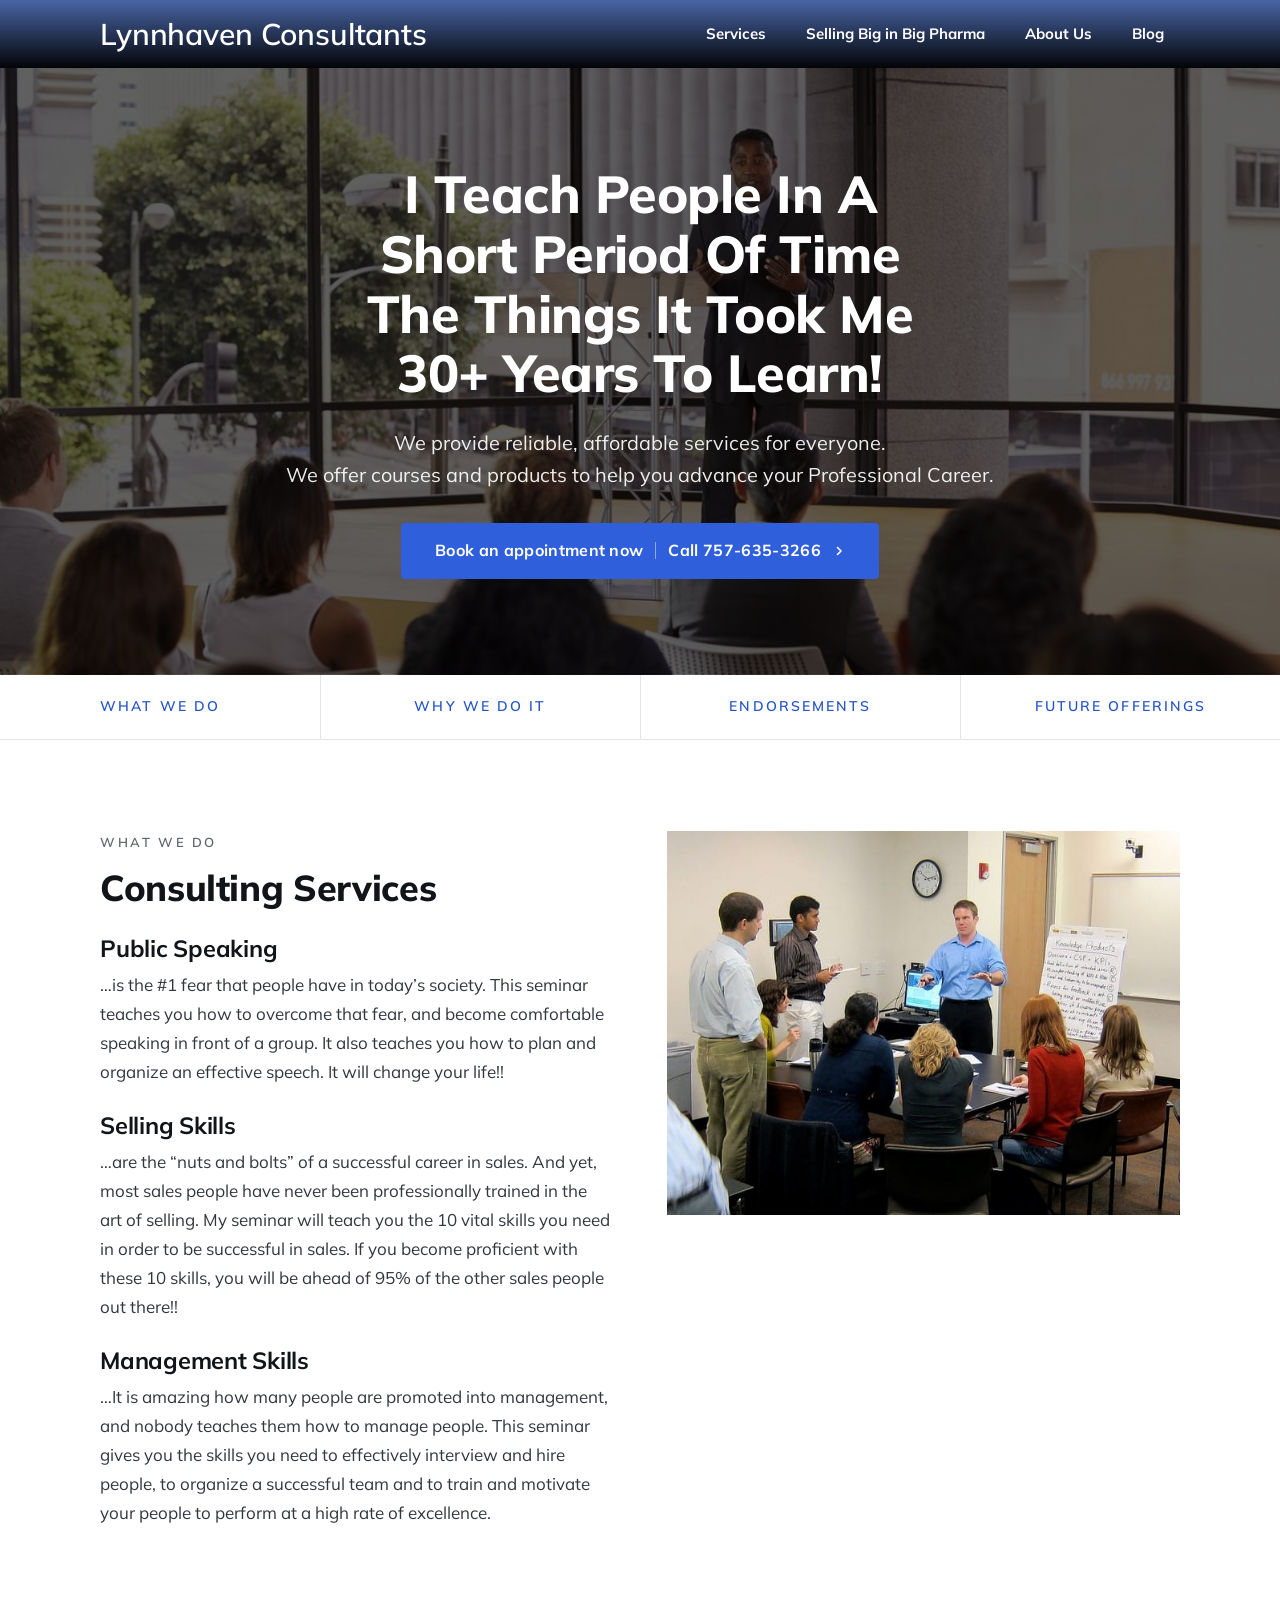
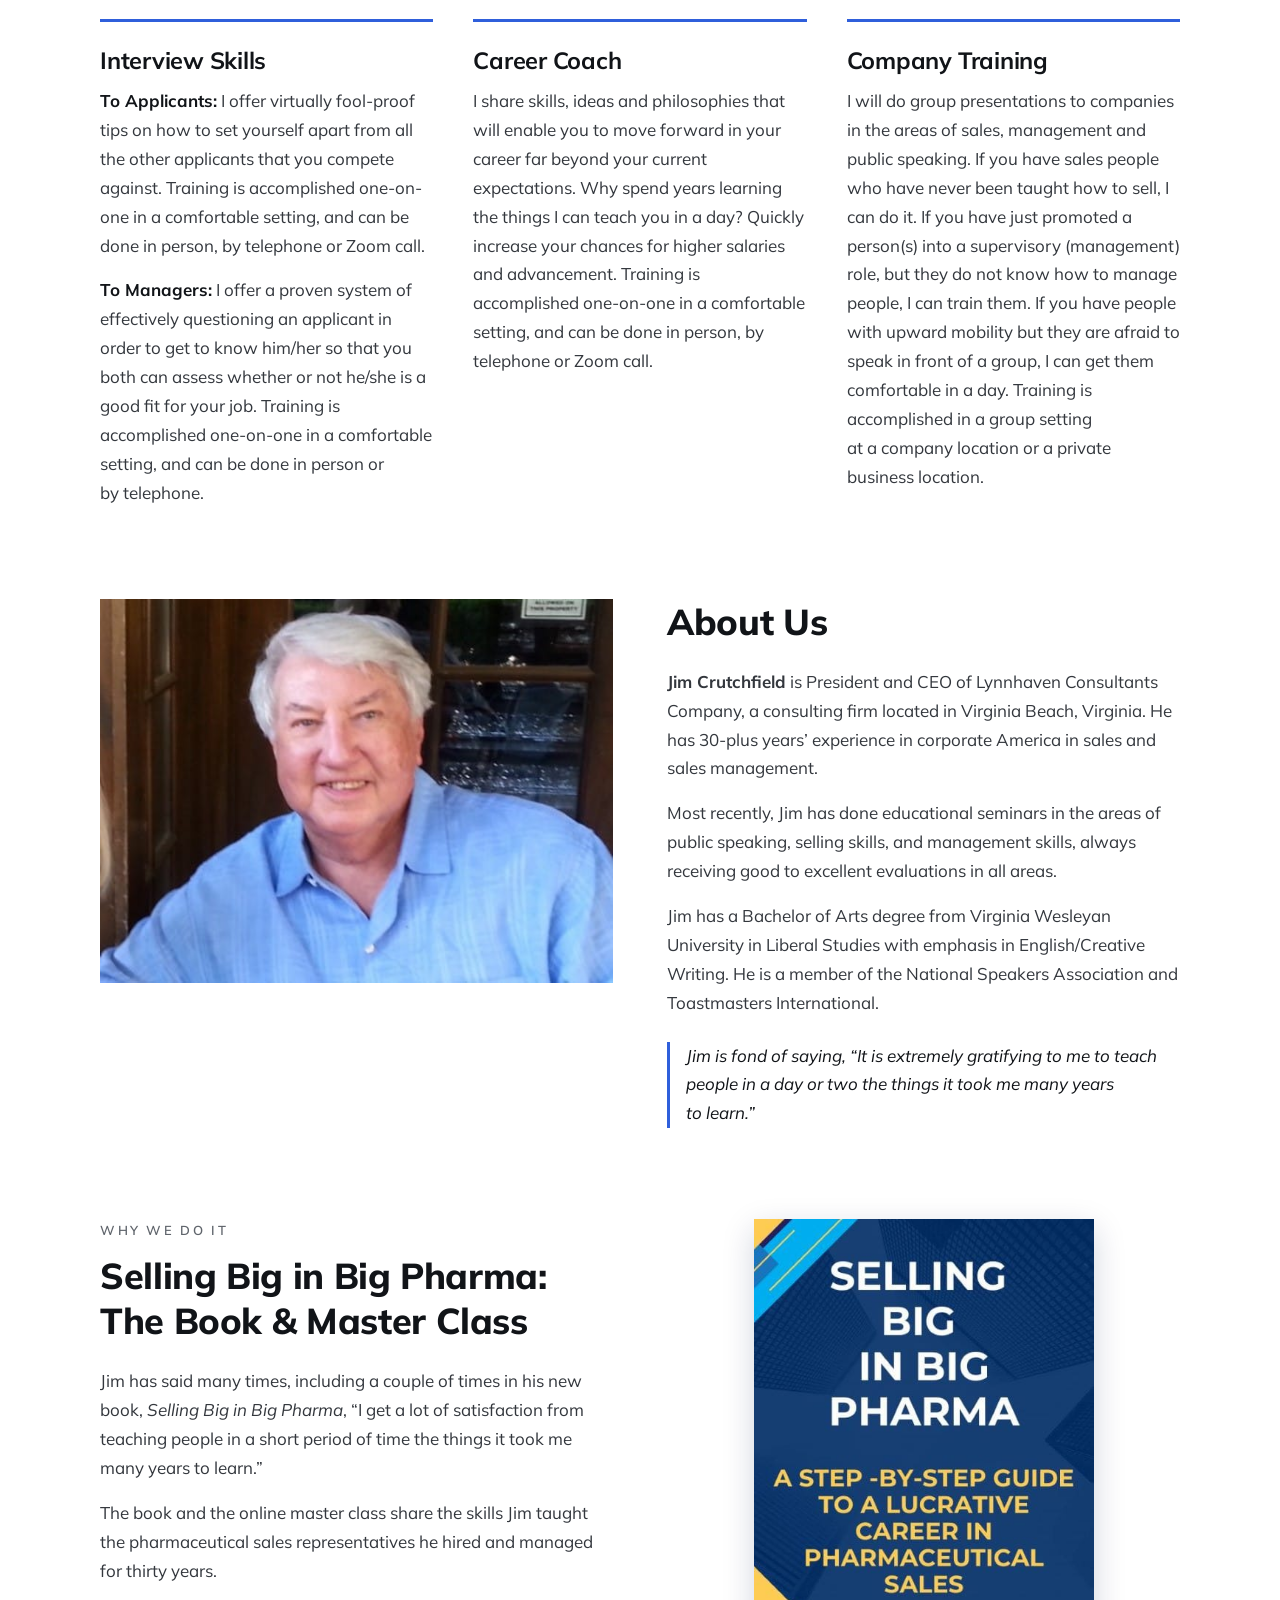
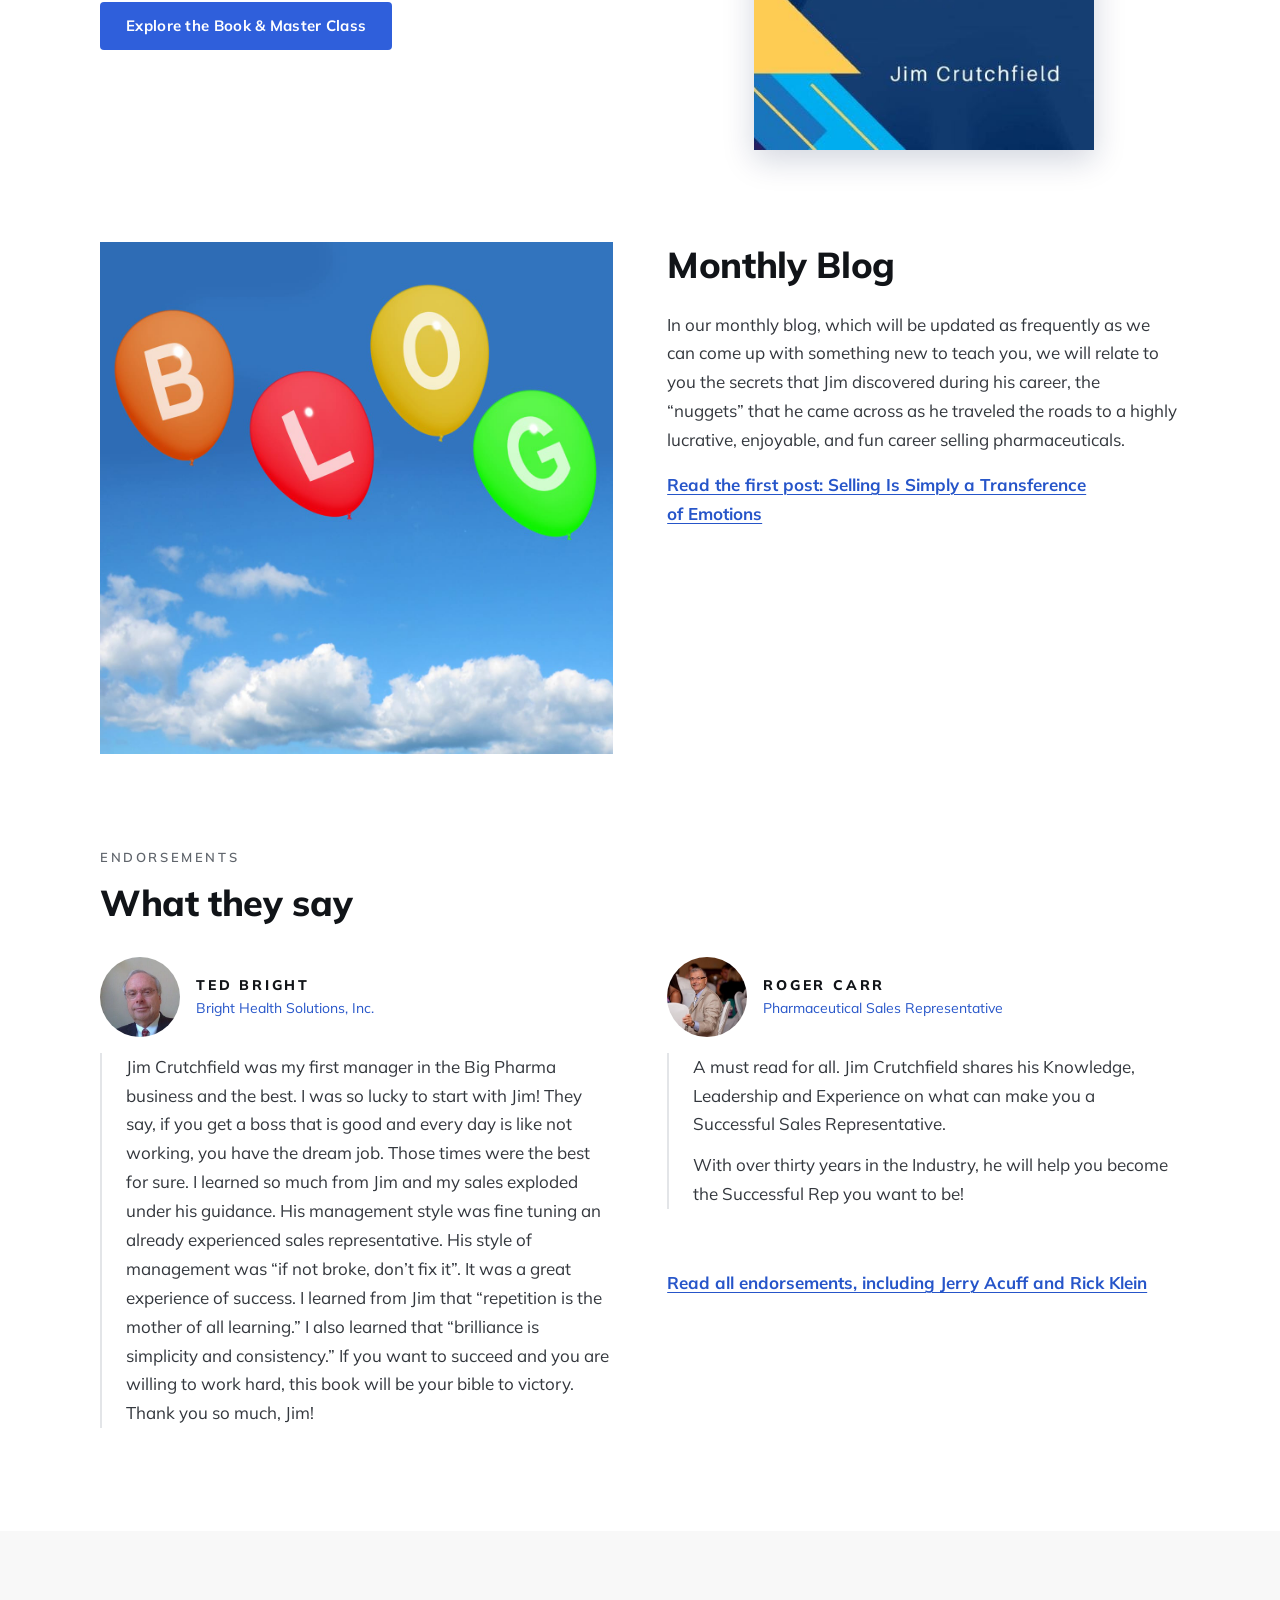
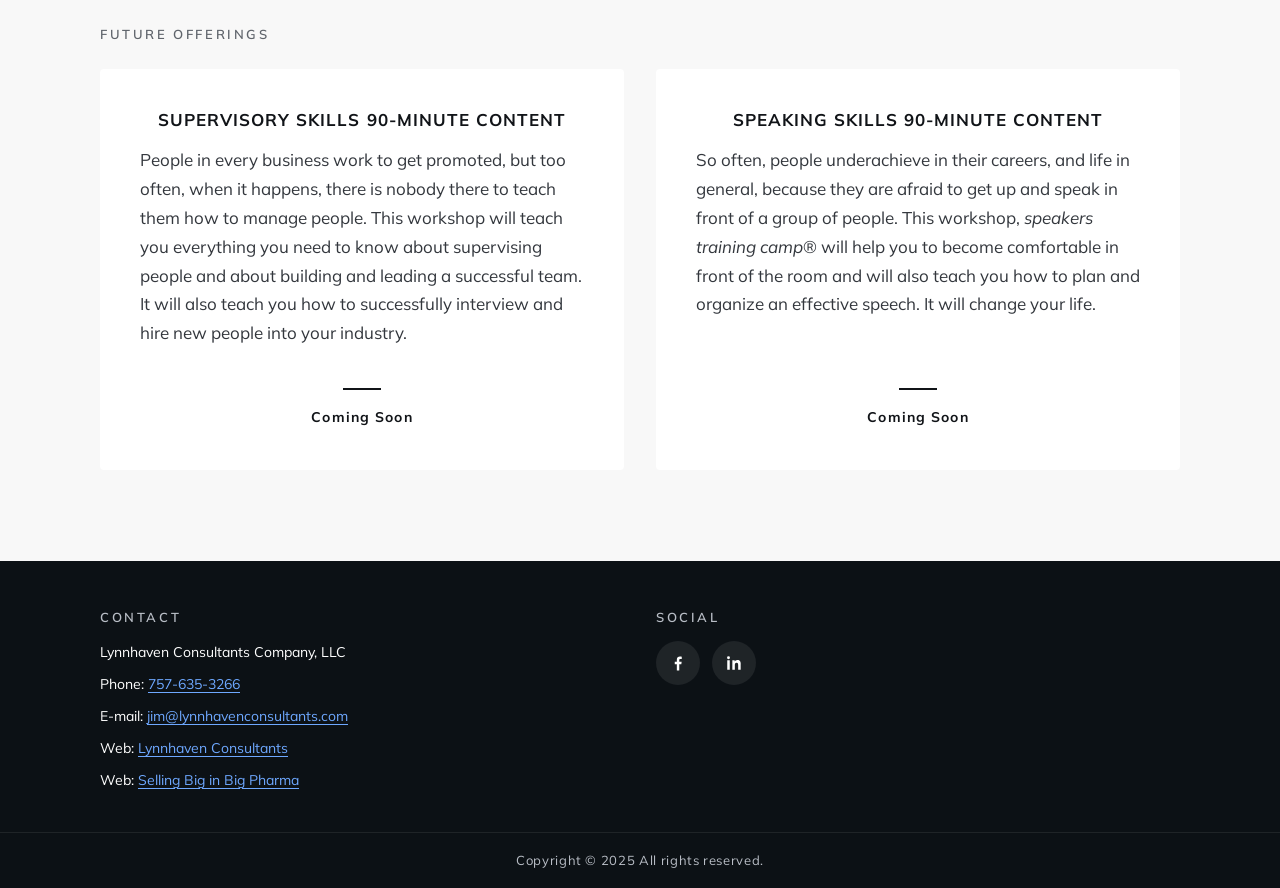
<file: index.html>
<!doctype html>
<html lang="en-US">
<head>
  <meta charset="utf-8">
  <meta name="viewport" content="width=device-width, initial-scale=1">
  <title>Home - Lynnhaven Consultants</title>
  <meta name="description" content="Lynnhaven Consultants: consulting in public speaking, selling skills, management skills, interview skills, career coaching and company training with Jim Crutchfield.">
  <meta name="robots" content="index, follow, max-image-preview:large, max-snippet:-1, max-video-preview:-1">
  <link rel="canonical" href="https://lynnhavenconsultants.com/">
  <meta property="og:locale" content="en_US">
  <meta property="og:type" content="website">
  <meta property="og:title" content="Home - Lynnhaven Consultants">
  <meta property="og:url" content="https://lynnhavenconsultants.com/">
  <meta property="og:site_name" content="Lynnhaven Consultants">
  <meta property="og:image" content="https://lynnhavenconsultants.com/wp-content/uploads/2023/10/Jerry-Acuff.jpg">
  <meta name="twitter:card" content="summary_large_image">
  <!-- No favicon exists on the live site yet; replace once one is supplied. -->
  <link rel="icon" href="data:,">

  <link rel="preconnect" href="https://fonts.googleapis.com">
  <link rel="preconnect" href="https://fonts.gstatic.com" crossorigin>
  <link rel="stylesheet" href="https://fonts.googleapis.com/css2?family=Mulish:ital,wght@0,400;0,600;0,700;0,800;1,400&display=swap">
  <link rel="stylesheet" href="assets/css/styles.css">
  <script src="assets/js/main.js" defer></script>
</head>
<body>
  <a class="skip-link" href="#main">Skip to content</a>

  <header class="site-header">
    <div class="container site-header__inner">
      <a class="brand" href="/">Lynnhaven Consultants</a>

      <button class="nav-toggle" type="button" aria-expanded="false" aria-controls="site-nav">
        <span class="nav-toggle__bar" aria-hidden="true"></span>
        <span class="visually-hidden">Menu</span>
      </button>

      <nav id="site-nav" class="site-nav" aria-label="Main">
        <ul class="site-nav__list">
          <li><a href="#services">Services</a></li>
          <li><a href="selling-big-in-big-pharma.html">Selling Big in Big Pharma</a></li>
          <li><a href="#about">About Us</a></li>
          <li><a href="#blog">Blog</a></li>
        </ul>
      </nav>
    </div>
  </header>

  <main id="main">
    <!-- Hero -->
    <section class="hero">
      <div class="container hero__inner">
        <h1 class="hero__title">I Teach People In A Short Period Of Time The Things It Took Me 30+ Years To Learn!</h1>
        <p class="hero__lead">
          We provide reliable, affordable services for everyone.<br>
          We offer courses and products to help you advance your Professional Career.
        </p>
        <a class="btn btn--primary btn--lg" href="tel:757-635-3266">
          <span>Book an appointment now</span>
          <span class="btn__sep" aria-hidden="true"></span>
          <span>Call 757-635-3266</span>
          <svg class="btn__icon" viewBox="0 0 12 12" aria-hidden="true"><path d="M4.5 2.5 8 6l-3.5 3.5" fill="none" stroke="currentColor" stroke-width="1.6" stroke-linecap="round" stroke-linejoin="round"/></svg>
        </a>
      </div>
    </section>

    <!-- Section tabs -->
    <nav class="section-tabs" aria-label="Page sections">
      <ul class="section-tabs__list">
        <li><a href="#what-we-do">What we do</a></li>
        <li><a href="#why-we-do-it">Why we do it</a></li>
        <li><a href="#endorsements">Endorsements</a></li>
        <li><a href="#future-offerings">Future Offerings</a></li>
      </ul>
    </nav>

    <!-- What we do -->
    <section id="what-we-do" class="section">
      <div class="container">
        <div id="services" class="split">
          <div class="split__body">
            <p class="eyebrow">What we do</p>
            <h2>Consulting Services</h2>

            <div class="service">
              <h3>Public Speaking</h3>
              <p>…is the #1 fear that people have in today’s society. This seminar teaches you how to overcome that fear, and become comfortable speaking in front of a group. It also teaches you how to plan and organize an effective speech. It will change your life!!</p>
            </div>
            <div class="service">
              <h3>Selling Skills</h3>
              <p>…are the “nuts and bolts” of a successful career in sales. And yet, most sales people have never been professionally trained in the art of selling. My seminar will teach you the 10 vital skills you need in order to be successful in sales. If you become proficient with these 10 skills, you will be ahead of 95% of the other sales people out there!!</p>
            </div>
            <div class="service">
              <h3>Management Skills</h3>
              <p>…It is amazing how many people are promoted into management, and nobody teaches them how to manage people. This seminar gives you the skills you need to effectively interview and hire people, to organize a successful team and to train and motivate your people to perform at a high rate of excellence.</p>
            </div>
          </div>
          <div class="split__media">
            <img src="assets/img/ackgroup.jpg" width="640" height="480" loading="lazy" decoding="async"
                 alt="A trainer presenting to a small group seated around a conference table">
          </div>
        </div>

        <div class="feature-grid">
          <article class="feature">
            <h3>Interview Skills</h3>
            <p><span class="label">To Applicants:</span> I offer virtually fool-proof tips on how to set yourself apart from all the other applicants that you compete against. Training is accomplished one-on-one in a comfortable setting, and can be done in person, by telephone or Zoom call.</p>
            <p><span class="label">To Managers:</span> I offer a proven system of effectively questioning an applicant in order to get to know him/her so that you both can assess whether or not he/she is a good fit for your job. Training is accomplished one-on-one in a comfortable setting, and can be done in person or by telephone.</p>
          </article>
          <article class="feature">
            <h3>Career Coach</h3>
            <p>I share skills, ideas and philosophies that will enable you to move forward in your career far beyond your current expectations. Why spend years learning the things I can teach you in a day? Quickly increase your chances for higher salaries and advancement. Training is accomplished one-on-one in a comfortable setting, and can be done in person, by telephone or Zoom call.</p>
          </article>
          <article class="feature">
            <h3>Company Training</h3>
            <p>I will do group presentations to companies in the areas of sales, management and public speaking. If you have sales people who have never been taught how to sell, I can do it. If you have just promoted a person(s) into a supervisory (management) role, but they do not know how to manage people, I can train them. If you have people with upward mobility but they are afraid to speak in front of a group, I can get them comfortable in a day. Training is accomplished in a group setting at a company location or a private business location.</p>
          </article>
        </div>
      </div>
    </section>

    <!-- About -->
    <section id="about" class="section">
      <div class="container split split--reverse">
        <div class="split__body">
          <h2>About Us</h2>
          <p><strong>Jim Crutchfield</strong> is President and CEO of Lynnhaven Consultants Company, a consulting firm located in Virginia Beach, Virginia. He has 30-plus years’ experience in corporate America in sales and sales management.</p>
          <p>Most recently, Jim has done educational seminars in the areas of public speaking, selling skills, and management skills, always receiving good to excellent evaluations in all areas.</p>
          <p>Jim has a Bachelor of Arts degree from Virginia Wesleyan University in Liberal Studies with emphasis in English/Creative Writing. He is a member of the National Speakers Association and Toastmasters International.</p>
          <blockquote class="pull-quote">
            <p>Jim is fond of saying, “It is extremely gratifying to me to teach people in a day or two the things it took me many years to learn.”</p>
          </blockquote>
        </div>
        <div class="split__media">
          <img src="assets/img/authjim.jpg" width="547" height="410" loading="lazy" decoding="async"
               alt="Portrait of Jim Crutchfield, President and CEO of Lynnhaven Consultants">
        </div>
      </div>
    </section>

    <!-- Why we do it: Selling Big in Big Pharma (details live on the product page) -->
    <section id="why-we-do-it" class="section">
      <div id="kindle" class="container split">
        <div class="split__body">
          <p class="eyebrow">Why we do it</p>
          <h2>Selling Big in Big Pharma: The Book &amp; Master Class</h2>
          <p>Jim has said many times, including a couple of times in his new book, <cite>Selling Big in Big Pharma</cite>, “I get a lot of satisfaction from teaching people in a short period of time the things it took me many years to learn.”</p>
          <p>The book and the online master class share the skills Jim taught the pharmaceutical sales representatives he hired and managed for thirty years.</p>
          <p id="master-class"><a class="btn btn--primary" href="selling-big-in-big-pharma.html">Explore the Book &amp; Master Class</a></p>
        </div>
        <div class="split__media split__media--book">
          <img src="assets/img/Blue-and-Yellow-Modern-Business-Book-Cover-Resize-95.jpg" width="461" height="720" loading="lazy" decoding="async"
               alt="Book cover: Selling Big in Big Pharma, a step-by-step guide to a lucrative career in pharmaceutical sales, by Jim Crutchfield">
        </div>
      </div>
    </section>

    <!-- Blog -->
    <section id="blog" class="section">
      <div class="container split split--reverse">
        <div class="split__body">
          <h2>Monthly Blog</h2>
          <p>In our monthly blog, which will be updated as frequently as we can come up with something new to teach you, we will relate to you the secrets that Jim discovered during his career, the “nuggets” that he came across as he traveled the roads to a highly lucrative, enjoyable, and fun career selling pharmaceuticals.</p>
          <p><a class="text-link" href="blog-selling-is-a-transference-of-emotions.html">Read the first post: Selling Is Simply a Transference of Emotions</a></p>
        </div>
        <div class="split__media">
          <img src="assets/img/blog-balloons.jpg" width="1200" height="1200" loading="lazy" decoding="async"
               alt="Four balloons spelling “BLOG” against a blue sky">
        </div>
      </div>
    </section>

    <!-- Endorsements -->
    <section id="endorsements" class="section">
      <div class="container">
        <p class="eyebrow">Endorsements</p>
        <h2>What they say</h2>

        <!-- The full set of endorsements lives on selling-big-in-big-pharma.html. -->
        <div class="testimonials">
          <div class="testimonials__col">
            <figure class="testimonial">
              <figcaption class="testimonial__head">
                <img src="assets/img/Ted-Bright-300x300.jpg" width="300" height="300" loading="lazy" decoding="async" alt="Ted Bright">
                <div>
                  <p class="testimonial__name">Ted Bright</p>
                  <p class="testimonial__role">Bright Health Solutions, Inc.</p>
                </div>
              </figcaption>
              <blockquote class="testimonial__body">
                <p>Jim Crutchfield was my first manager in the Big Pharma business and the best. I was so lucky to start with Jim! They say, if you get a boss that is good and every day is like not working, you have the dream job. Those times were the best for sure. I learned so much from Jim and my sales exploded under his guidance. His management style was fine tuning an already experienced sales representative. His style of management was “if not broke, don’t fix it”. It was a great experience of success. I learned from Jim that “repetition is the mother of all learning.” I also learned that “brilliance is simplicity and consistency.” If you want to succeed and you are willing to work hard, this book will be your bible to victory. Thank you so much, Jim!</p>
              </blockquote>
            </figure>
          </div>

          <div class="testimonials__col">
            <figure class="testimonial">
              <figcaption class="testimonial__head">
                <img src="assets/img/Roger-Carr-300x300.jpg" width="300" height="300" loading="lazy" decoding="async" alt="Roger Carr">
                <div>
                  <p class="testimonial__name">Roger Carr</p>
                  <p class="testimonial__role">Pharmaceutical Sales Representative</p>
                </div>
              </figcaption>
              <blockquote class="testimonial__body">
                <p>A must read for all. Jim Crutchfield shares his Knowledge, Leadership and Experience on what can make you a Successful Sales Representative.</p>
                <p>With over thirty years in the Industry, he will help you become the Successful Rep you want to be!</p>
              </blockquote>
            </figure>
            <p><a class="text-link" href="selling-big-in-big-pharma.html#endorsements">Read all endorsements, including Jerry Acuff and Rick Klein</a></p>
          </div>
        </div>
      </div>
    </section>

    <!-- Future offerings -->
    <section id="future-offerings" class="section section--alt">
      <div class="container">
        <p class="eyebrow">Future Offerings</p>
        <div class="offerings">
          <article class="offering">
            <h3>Supervisory Skills 90-Minute Content</h3>
            <p>People in every business work to get promoted, but too often, when it happens, there is nobody there to teach them how to manage people. This workshop will teach you everything you need to know about supervising people and about building and leading a successful team. It will also teach you how to successfully interview and hire new people into your industry.</p>
            <p class="offering__status">Coming Soon</p>
          </article>
          <article class="offering">
            <h3>Speaking Skills 90-Minute Content</h3>
            <p>So often, people underachieve in their careers, and life in general, because they are afraid to get up and speak in front of a group of people. This workshop, <em>speakers training camp</em>® will help you to become comfortable in front of the room and will also teach you how to plan and organize an effective speech. It will change your life.</p>
            <p class="offering__status">Coming Soon</p>
          </article>
        </div>
      </div>
    </section>
  </main>

  <footer class="site-footer">
    <div class="container site-footer__inner">
      <div class="site-footer__col">
        <h2 class="site-footer__heading">Contact</h2>
        <address>
          <p>Lynnhaven Consultants Company, LLC</p>
          <p>Phone: <a href="tel:757-635-3266">757-635-3266</a></p>
          <p>E-mail: <a href="mailto:jim@lynnhavenconsultants.com">jim@lynnhavenconsultants.com</a></p>
          <p>Web: <a href="https://lynnhavenconsultants.com">Lynnhaven Consultants</a></p>
          <p>Web: <a href="selling-big-in-big-pharma.html">Selling Big in Big Pharma</a></p>
        </address>
      </div>
      <div class="site-footer__col">
        <h2 class="site-footer__heading">Social</h2>
        <ul class="social">
          <li>
            <a href="https://www.facebook.com/lynnhavenconsultantsllc" target="_blank" rel="noopener" aria-label="Lynnhaven Consultants on Facebook">
              <svg viewBox="0 0 24 24" aria-hidden="true"><path fill="currentColor" d="M13.5 21v-7.5h2.5l.4-3h-2.9V8.6c0-.9.3-1.5 1.5-1.5h1.5V4.4c-.3 0-1.2-.1-2.2-.1-2.2 0-3.7 1.3-3.7 3.8v2.4H8.1v3h2.5V21h2.9z"/></svg>
            </a>
          </li>
          <li>
            <a href="https://www.linkedin.com/in/jim-crutchfield/" target="_blank" rel="noopener" aria-label="Jim Crutchfield on LinkedIn">
              <svg viewBox="0 0 24 24" aria-hidden="true"><path fill="currentColor" d="M6.9 8.8H3.9V20h3V8.8zM5.4 4a1.7 1.7 0 1 0 0 3.5 1.7 1.7 0 0 0 0-3.5zM20.1 13.6c0-3-.7-5.1-4.1-5.1-1.6 0-2.7.9-3.2 1.7V8.8H10V20h3v-5.5c0-1.5.3-2.9 2.1-2.9s1.9 1.7 1.9 3V20h3v-6.4z"/></svg>
            </a>
          </li>
        </ul>
      </div>
    </div>
    <p class="site-footer__legal">Copyright © 2025 All rights reserved.</p>
  </footer>
</body>
</html>
</file>
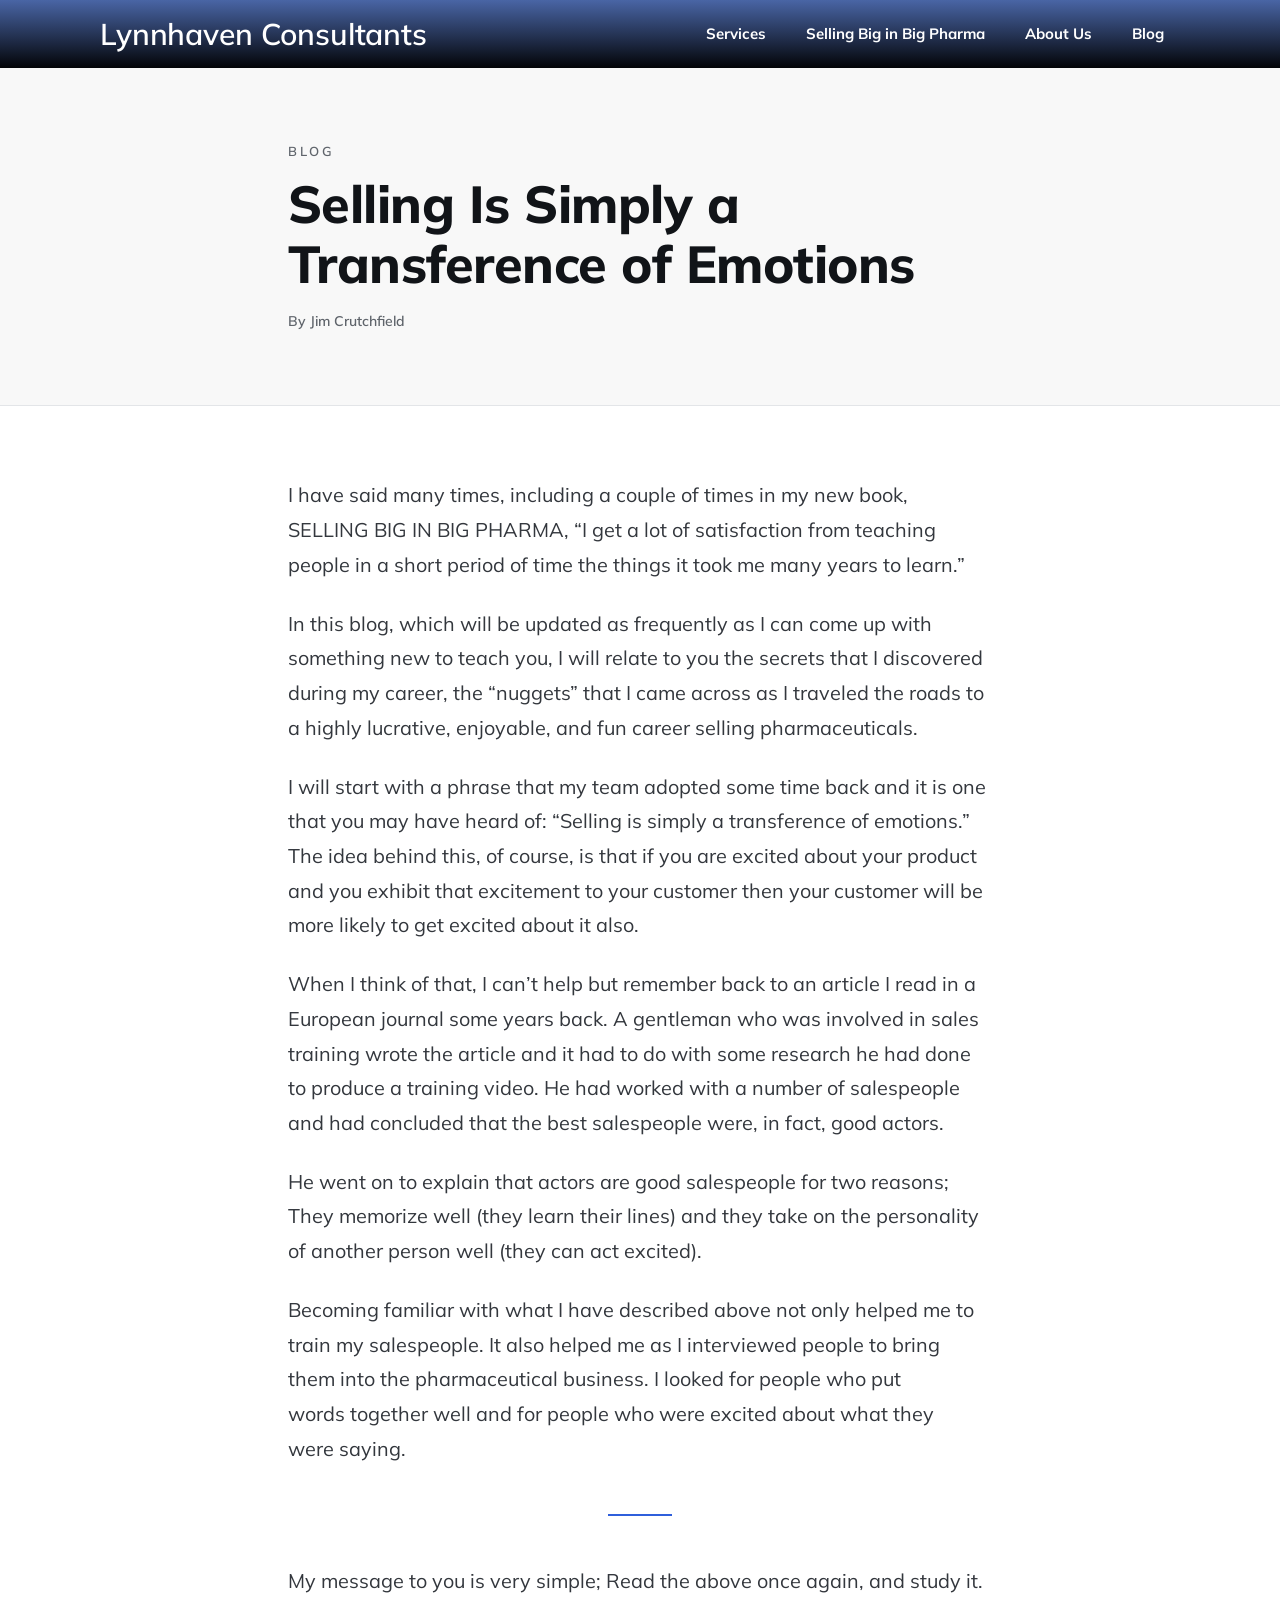
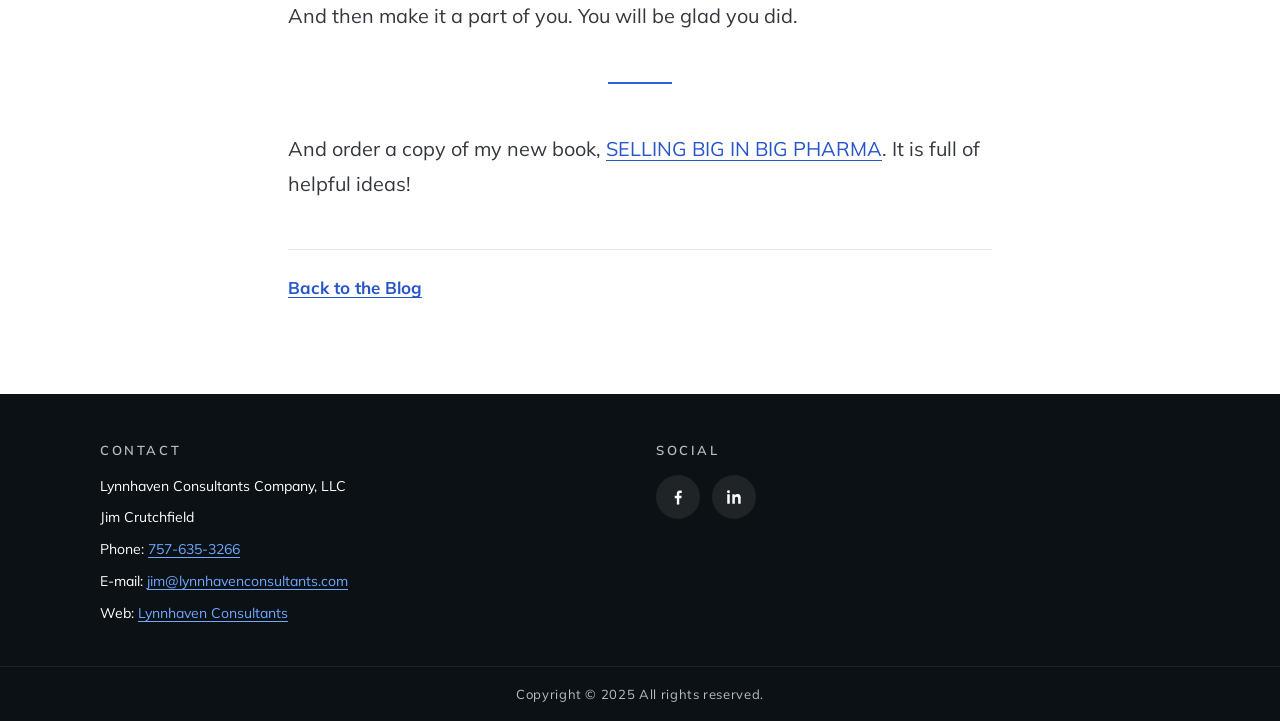
<file: blog-selling-is-a-transference-of-emotions.html>
<!doctype html>
<html lang="en-US">
<head>
  <meta charset="utf-8">
  <meta name="viewport" content="width=device-width, initial-scale=1">
  <title>Selling Is Simply a Transference of Emotions | Lynnhaven Consultants Blog</title>
  <meta name="description" content="Jim Crutchfield on the phrase his pharmaceutical sales team lived by: selling is simply a transference of emotions, and why the best salespeople are good actors.">
  <meta name="robots" content="index, follow, max-image-preview:large, max-snippet:-1, max-video-preview:-1">
  <link rel="canonical" href="https://lynnhavenconsultants.com/blog-selling-is-a-transference-of-emotions.html">
  <meta property="og:locale" content="en_US">
  <meta property="og:type" content="article">
  <meta property="og:title" content="Selling Is Simply a Transference of Emotions">
  <meta property="og:description" content="Jim Crutchfield on the phrase his pharmaceutical sales team lived by, and why the best salespeople are good actors.">
  <meta property="og:url" content="https://lynnhavenconsultants.com/blog-selling-is-a-transference-of-emotions.html">
  <meta property="og:site_name" content="Lynnhaven Consultants">
  <meta name="twitter:card" content="summary">
  <!-- No favicon exists on the live site yet; replace once one is supplied. -->
  <link rel="icon" href="data:,">

  <link rel="preconnect" href="https://fonts.googleapis.com">
  <link rel="preconnect" href="https://fonts.gstatic.com" crossorigin>
  <link rel="stylesheet" href="https://fonts.googleapis.com/css2?family=Mulish:ital,wght@0,400;0,600;0,700;0,800;1,400&display=swap">
  <link rel="stylesheet" href="assets/css/styles.css">
  <link rel="stylesheet" href="assets/css/blog.css">
  <script src="assets/js/main.js" defer></script>
</head>
<body>
  <a class="skip-link" href="#main">Skip to content</a>

  <header class="site-header">
    <div class="container site-header__inner">
      <a class="brand" href="/">Lynnhaven Consultants</a>

      <button class="nav-toggle" type="button" aria-expanded="false" aria-controls="site-nav">
        <span class="nav-toggle__bar" aria-hidden="true"></span>
        <span class="visually-hidden">Menu</span>
      </button>

      <nav id="site-nav" class="site-nav" aria-label="Main">
        <ul class="site-nav__list">
          <li><a href="index.html#services">Services</a></li>
          <li><a href="selling-big-in-big-pharma.html">Selling Big in Big Pharma</a></li>
          <li><a href="index.html#about">About Us</a></li>
          <li><a href="index.html#blog">Blog</a></li>
        </ul>
      </nav>
    </div>
  </header>

  <main id="main">
    <article>
      <header class="post-header">
        <div class="container post-header__inner">
          <p class="eyebrow">Blog</p>
          <h1>Selling Is Simply a Transference of Emotions</h1>
          <p class="post-byline">By Jim Crutchfield</p>
        </div>
      </header>

      <div class="container post">
        <div class="post__body">
          <p>I have said many times, including a couple of times in my new book, SELLING BIG IN BIG PHARMA, “I get a lot of satisfaction from teaching people in a short period of time the things it took me many years to learn.”</p>
          <p>In this blog, which will be updated as frequently as I can come up with something new to teach you, I will relate to you the secrets that I discovered during my career, the “nuggets” that I came across as I traveled the roads to a highly lucrative, enjoyable, and fun career selling pharmaceuticals.</p>
          <p>I will start with a phrase that my team adopted some time back and it is one that you may have heard of: “Selling is simply a transference of emotions.” The idea behind this, of course, is that if you are excited about your product and you exhibit that excitement to your customer then your customer will be more likely to get excited about it also.</p>
          <p>When I think of that, I can’t help but remember back to an article I read in a European journal some years back. A gentleman who was involved in sales training wrote the article and it had to do with some research he had done to produce a training video. He had worked with a number of salespeople and had concluded that the best salespeople were, in fact, good actors.</p>
          <p>He went on to explain that actors are good salespeople for two reasons; They memorize well (they learn their lines) and they take on the personality of another person well (they can act excited).</p>
          <p>Becoming familiar with what I have described above not only helped me to train my salespeople. It also helped me as I interviewed people to bring them into the pharmaceutical business. I looked for people who put words together well and for people who were excited about what they were saying.</p>

          <hr class="post__divider">

          <p>My message to you is very simple; Read the above once again, and study it. And then make it a part of you. You will be glad you did.</p>

          <hr class="post__divider">

          <p>And order a copy of my new book, <a href="https://www.amazon.com/Selling-Pharma-Step-Step-Pharmaceutical-ebook/dp/B0FLS45Y5Q/" target="_blank" rel="noopener">SELLING BIG IN BIG PHARMA</a>. It is full of helpful ideas!</p>
        </div>

        <footer class="post__footer">
          <p><a class="text-link" href="index.html#blog">Back to the Blog</a></p>
        </footer>
      </div>
    </article>
  </main>

  <footer class="site-footer">
    <div class="container site-footer__inner">
      <div class="site-footer__col">
        <h2 class="site-footer__heading">Contact</h2>
        <address>
          <p>Lynnhaven Consultants Company, LLC</p>
          <p>Jim Crutchfield</p>
          <p>Phone: <a href="tel:757-635-3266">757-635-3266</a></p>
          <p>E-mail: <a href="mailto:jim@lynnhavenconsultants.com">jim@lynnhavenconsultants.com</a></p>
          <p>Web: <a href="index.html">Lynnhaven Consultants</a></p>
        </address>
      </div>
      <div class="site-footer__col">
        <h2 class="site-footer__heading">Social</h2>
        <ul class="social">
          <li>
            <a href="https://www.facebook.com/lynnhavenconsultantsllc" target="_blank" rel="noopener" aria-label="Lynnhaven Consultants on Facebook">
              <svg viewBox="0 0 24 24" aria-hidden="true"><path fill="currentColor" d="M13.5 21v-7.5h2.5l.4-3h-2.9V8.6c0-.9.3-1.5 1.5-1.5h1.5V4.4c-.3 0-1.2-.1-2.2-.1-2.2 0-3.7 1.3-3.7 3.8v2.4H8.1v3h2.5V21h2.9z"/></svg>
            </a>
          </li>
          <li>
            <a href="https://www.linkedin.com/in/jim-crutchfield/" target="_blank" rel="noopener" aria-label="Jim Crutchfield on LinkedIn">
              <svg viewBox="0 0 24 24" aria-hidden="true"><path fill="currentColor" d="M6.9 8.8H3.9V20h3V8.8zM5.4 4a1.7 1.7 0 1 0 0 3.5 1.7 1.7 0 0 0 0-3.5zM20.1 13.6c0-3-.7-5.1-4.1-5.1-1.6 0-2.7.9-3.2 1.7V8.8H10V20h3v-5.5c0-1.5.3-2.9 2.1-2.9s1.9 1.7 1.9 3V20h3v-6.4z"/></svg>
            </a>
          </li>
        </ul>
      </div>
    </div>
    <p class="site-footer__legal">Copyright © 2025 All rights reserved.</p>
  </footer>
</body>
</html>
</file>
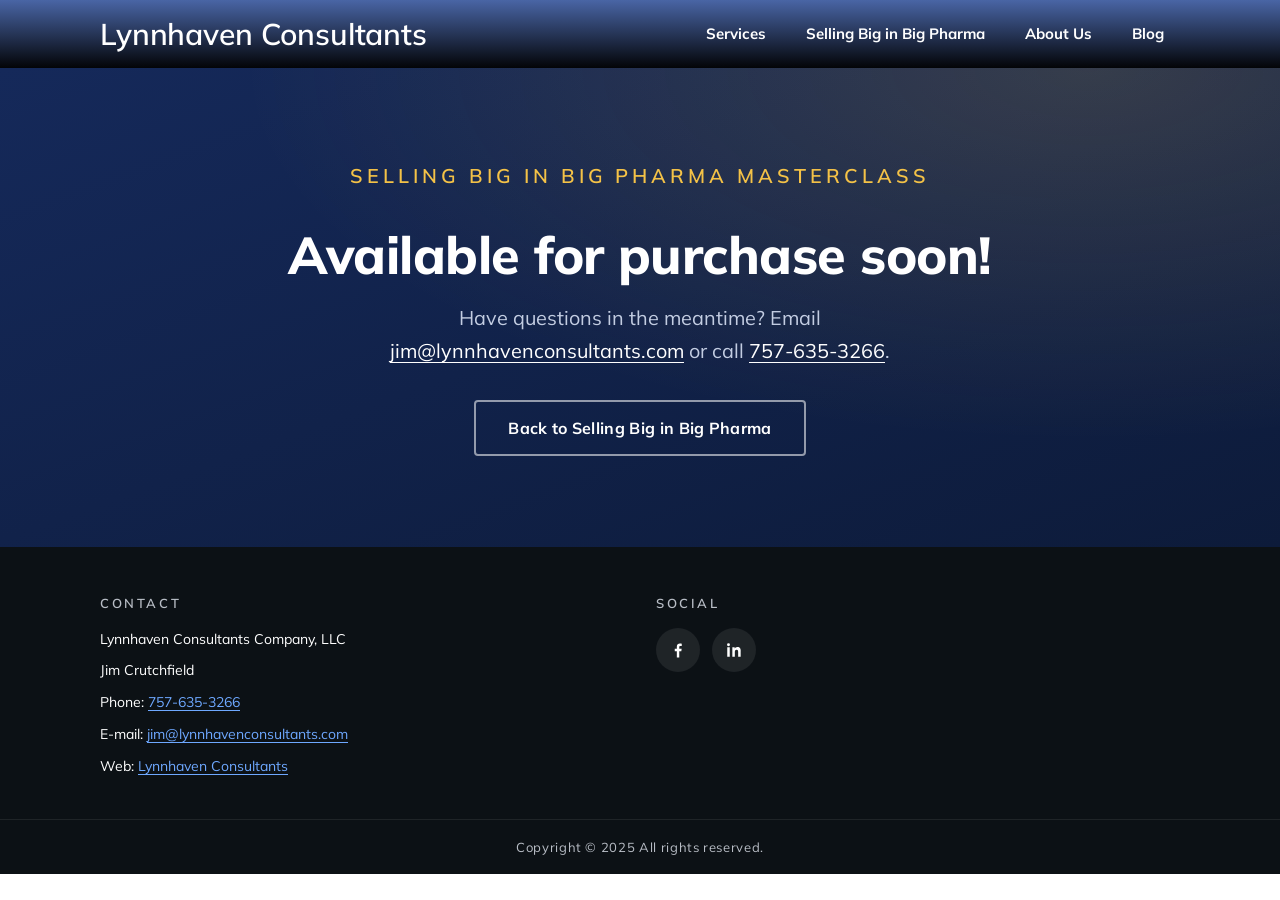
<file: masterclass-coming-soon.html>
<!doctype html>
<html lang="en-US">
<head>
  <meta charset="utf-8">
  <meta name="viewport" content="width=device-width, initial-scale=1">
  <title>Masterclass Coming Soon | Selling Big in Big Pharma</title>
  <meta name="description" content="The Selling Big in Big Pharma masterclass will be available for purchase soon.">
  <!-- Temporary page until the Stripe checkout exists; keep it out of search results. -->
  <meta name="robots" content="noindex, follow">
  <!-- No favicon exists on the live site yet; replace once one is supplied. -->
  <link rel="icon" href="data:,">

  <link rel="preconnect" href="https://fonts.googleapis.com">
  <link rel="preconnect" href="https://fonts.gstatic.com" crossorigin>
  <link rel="stylesheet" href="https://fonts.googleapis.com/css2?family=Mulish:ital,wght@0,400;0,600;0,700;0,800;1,400&display=swap">
  <link rel="stylesheet" href="assets/css/styles.css">
  <link rel="stylesheet" href="assets/css/product.css">
  <script src="assets/js/main.js" defer></script>
</head>
<body>
  <a class="skip-link" href="#main">Skip to content</a>

  <header class="site-header">
    <div class="container site-header__inner">
      <a class="brand" href="/">Lynnhaven Consultants</a>

      <button class="nav-toggle" type="button" aria-expanded="false" aria-controls="site-nav">
        <span class="nav-toggle__bar" aria-hidden="true"></span>
        <span class="visually-hidden">Menu</span>
      </button>

      <nav id="site-nav" class="site-nav" aria-label="Main">
        <ul class="site-nav__list">
          <li><a href="index.html#services">Services</a></li>
          <li><a href="selling-big-in-big-pharma.html">Selling Big in Big Pharma</a></li>
          <li><a href="index.html#about">About Us</a></li>
          <li><a href="index.html#blog">Blog</a></li>
        </ul>
      </nav>
    </div>
  </header>

  <main id="main">
    <section class="section final-cta">
      <div class="container">
        <p class="eyebrow eyebrow--gold">Selling Big in Big Pharma Masterclass</p>
        <h1>Available for purchase soon!</h1>
        <p>Have questions in the meantime? Email <a href="mailto:jim@lynnhavenconsultants.com">jim@lynnhavenconsultants.com</a> or call <a class="nowrap" href="tel:757-635-3266">757-635-3266</a>.</p>
        <div class="btn-row">
          <a class="btn btn--outline-light btn--lg" href="selling-big-in-big-pharma.html">Back to Selling Big in Big Pharma</a>
        </div>
      </div>
    </section>
  </main>

  <footer class="site-footer">
    <div class="container site-footer__inner">
      <div class="site-footer__col">
        <h2 class="site-footer__heading">Contact</h2>
        <address>
          <p>Lynnhaven Consultants Company, LLC</p>
          <p>Jim Crutchfield</p>
          <p>Phone: <a href="tel:757-635-3266">757-635-3266</a></p>
          <p>E-mail: <a href="mailto:jim@lynnhavenconsultants.com">jim@lynnhavenconsultants.com</a></p>
          <p>Web: <a href="index.html">Lynnhaven Consultants</a></p>
        </address>
      </div>
      <div class="site-footer__col">
        <h2 class="site-footer__heading">Social</h2>
        <ul class="social">
          <li>
            <a href="https://www.facebook.com/lynnhavenconsultantsllc" target="_blank" rel="noopener" aria-label="Lynnhaven Consultants on Facebook">
              <svg viewBox="0 0 24 24" aria-hidden="true"><path fill="currentColor" d="M13.5 21v-7.5h2.5l.4-3h-2.9V8.6c0-.9.3-1.5 1.5-1.5h1.5V4.4c-.3 0-1.2-.1-2.2-.1-2.2 0-3.7 1.3-3.7 3.8v2.4H8.1v3h2.5V21h2.9z"/></svg>
            </a>
          </li>
          <li>
            <a href="https://www.linkedin.com/in/jim-crutchfield/" target="_blank" rel="noopener" aria-label="Jim Crutchfield on LinkedIn">
              <svg viewBox="0 0 24 24" aria-hidden="true"><path fill="currentColor" d="M6.9 8.8H3.9V20h3V8.8zM5.4 4a1.7 1.7 0 1 0 0 3.5 1.7 1.7 0 0 0 0-3.5zM20.1 13.6c0-3-.7-5.1-4.1-5.1-1.6 0-2.7.9-3.2 1.7V8.8H10V20h3v-5.5c0-1.5.3-2.9 2.1-2.9s1.9 1.7 1.9 3V20h3v-6.4z"/></svg>
            </a>
          </li>
        </ul>
      </div>
    </div>
    <p class="site-footer__legal">Copyright © 2025 All rights reserved.</p>
  </footer>
</body>
</html>
</file>
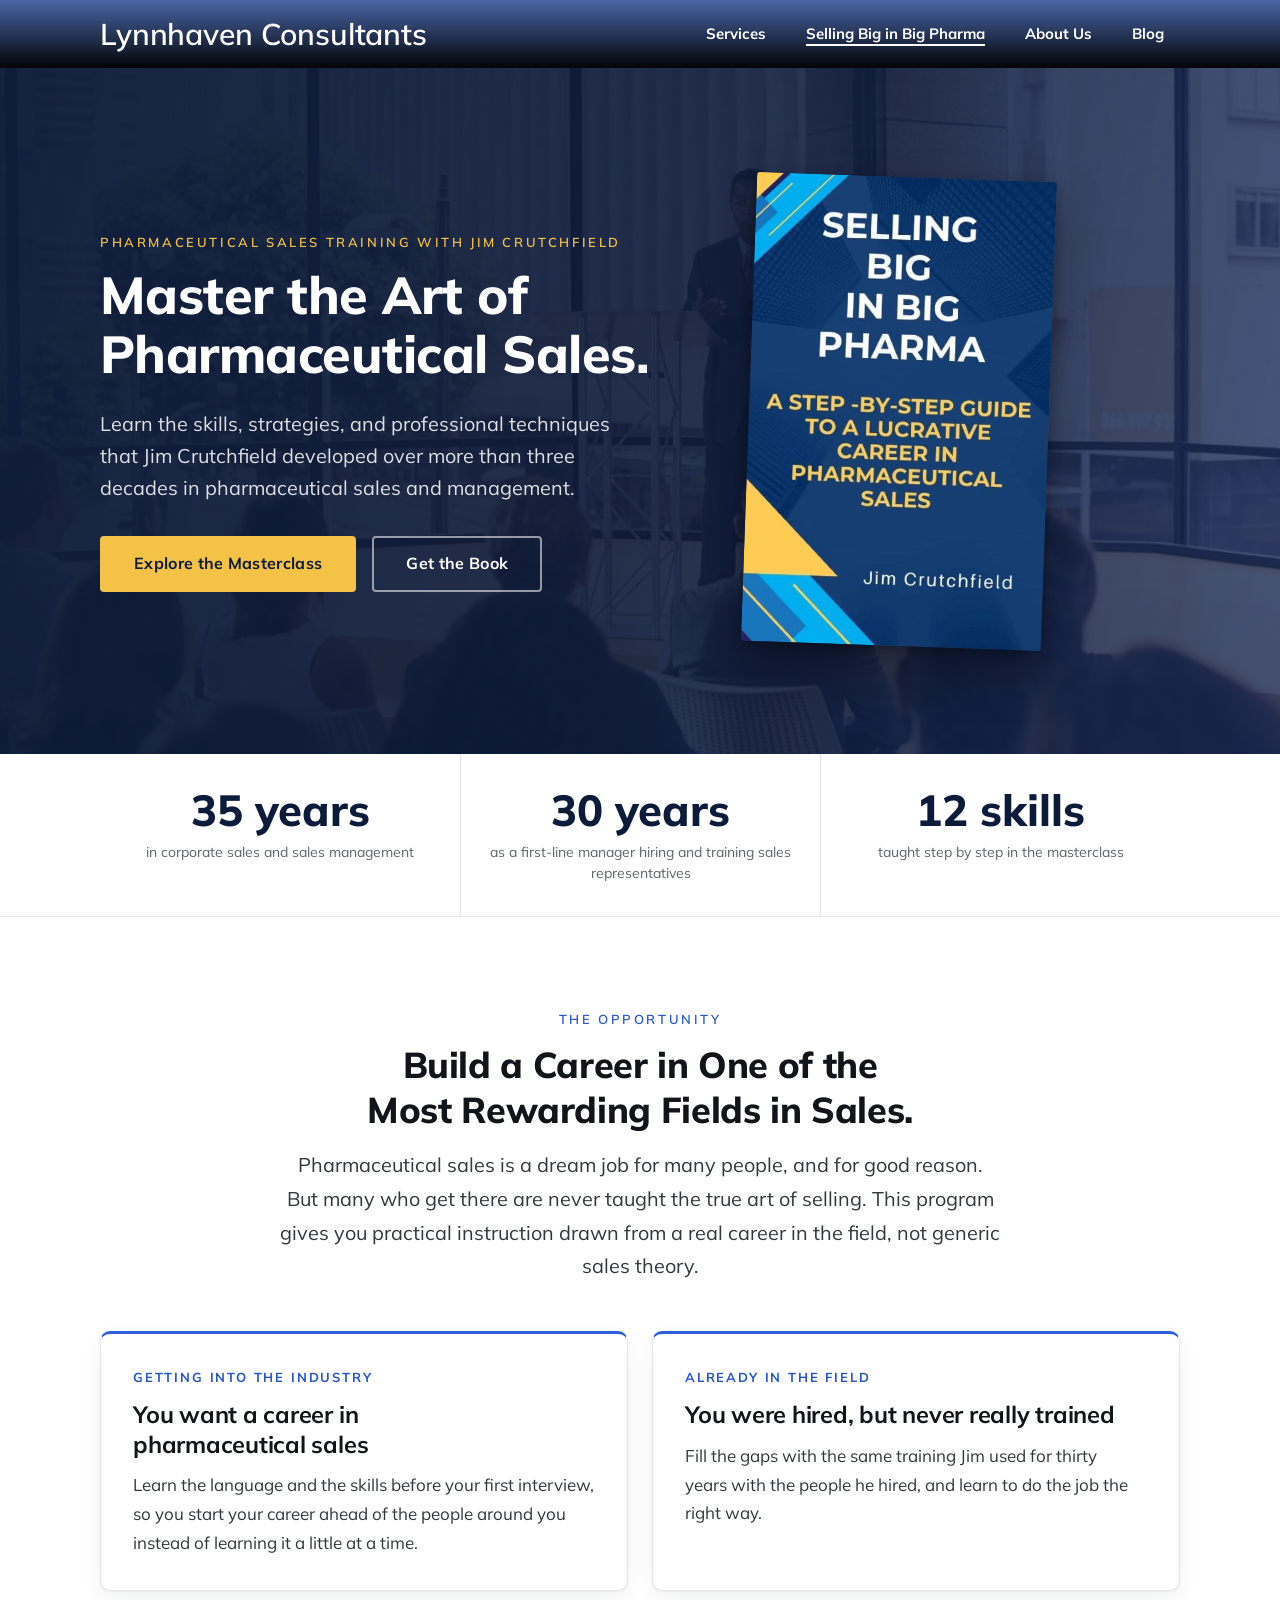
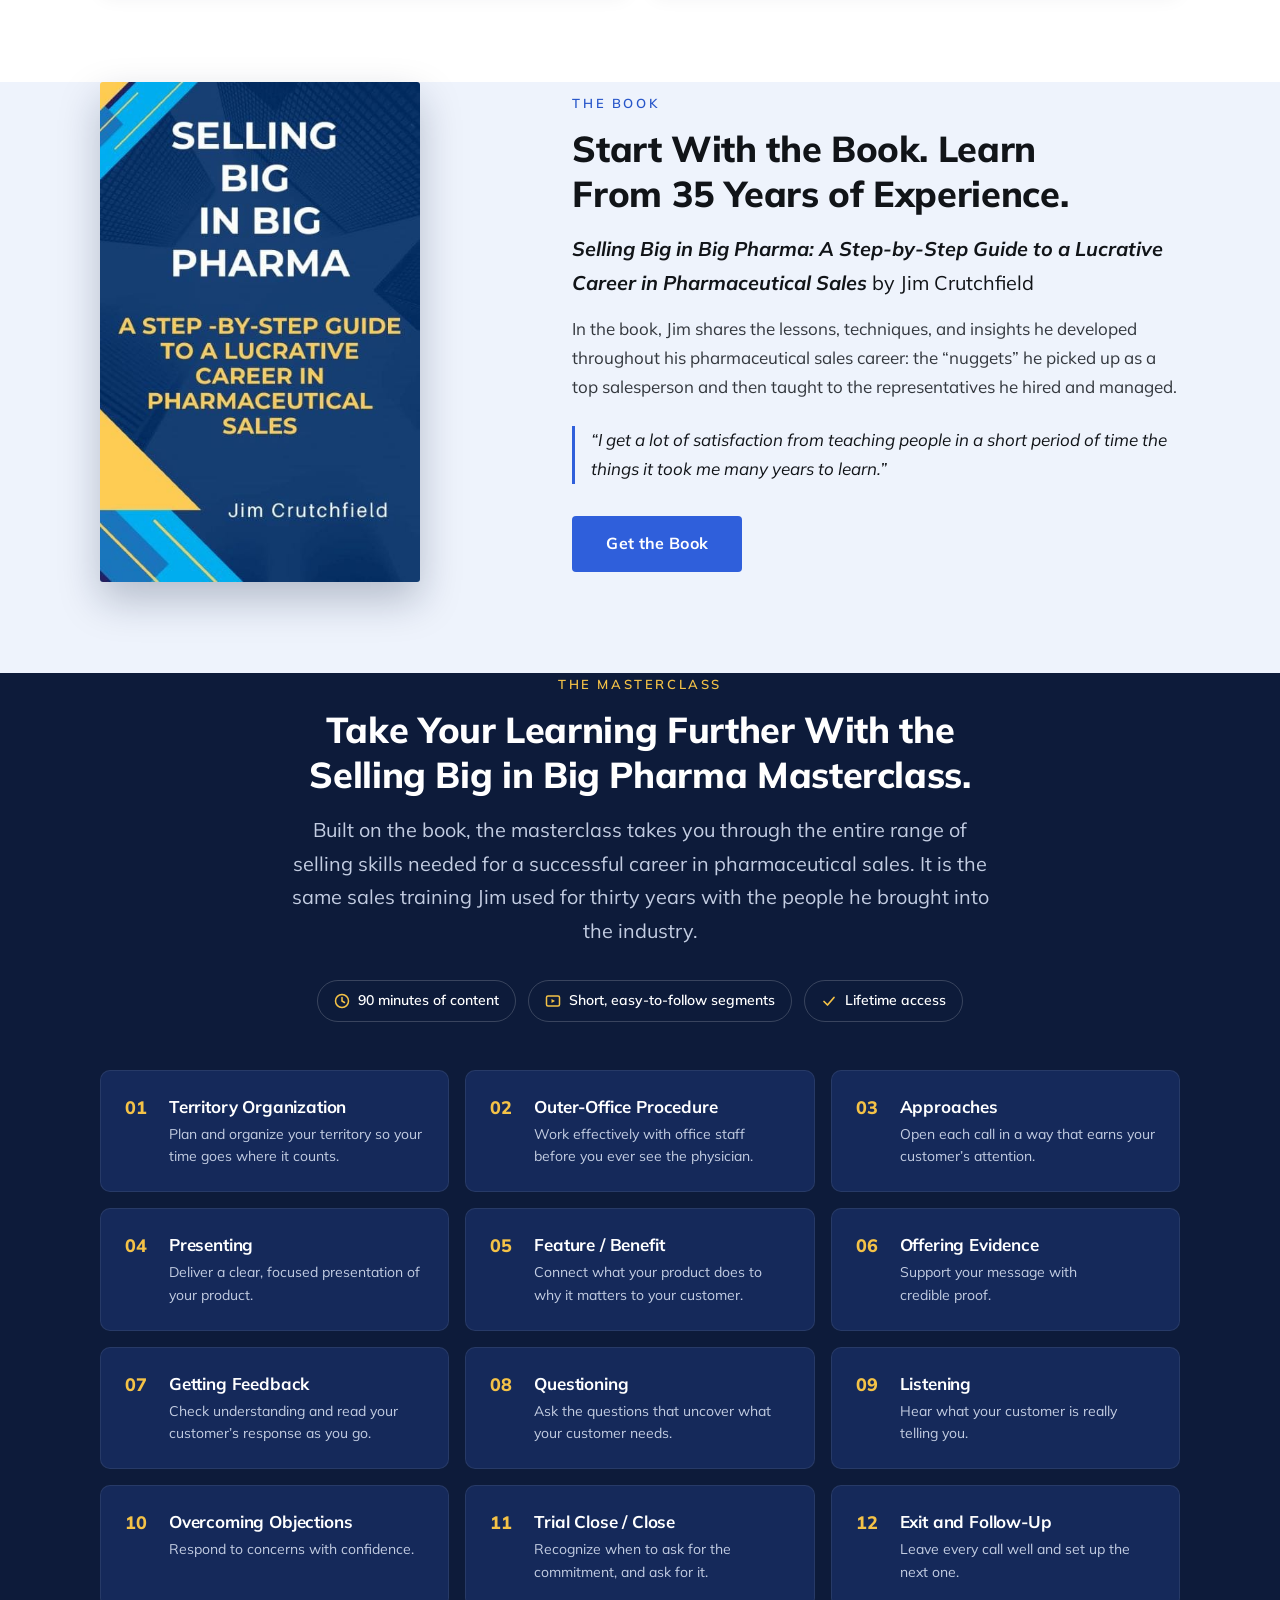
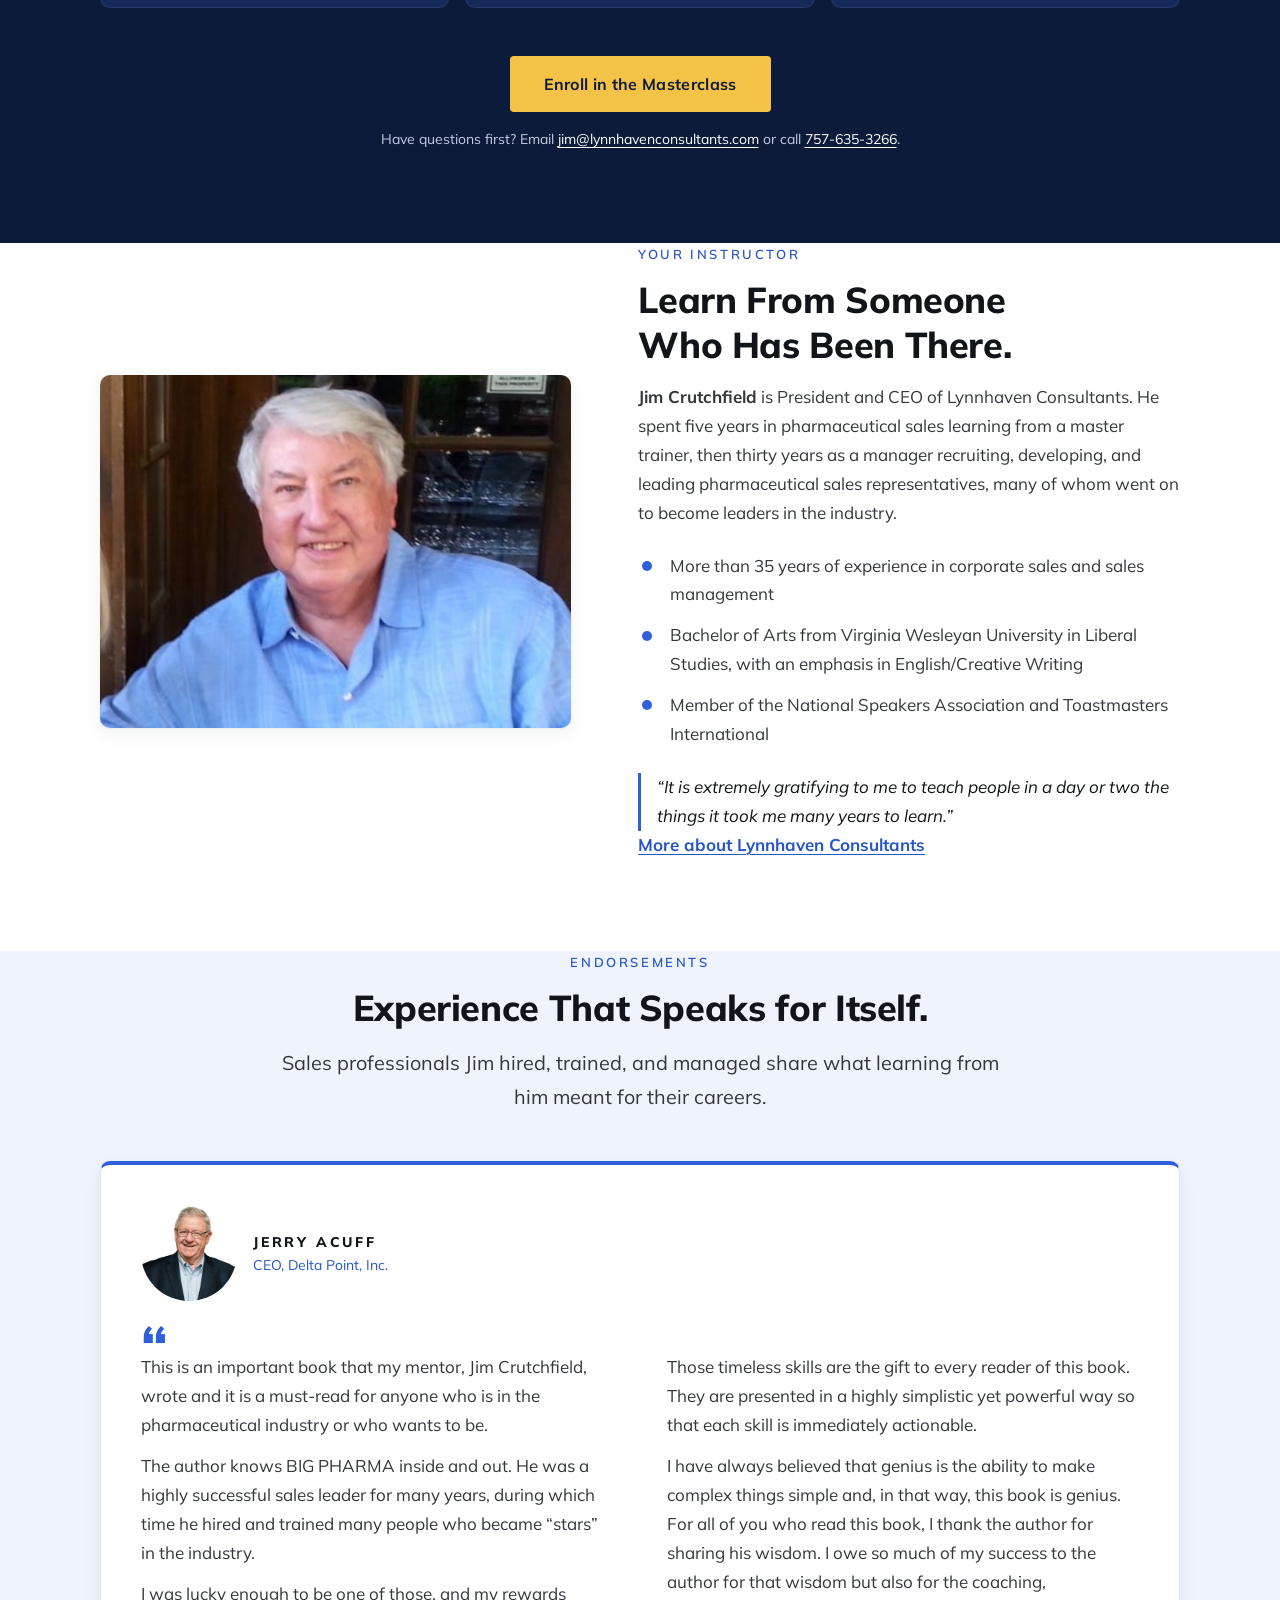
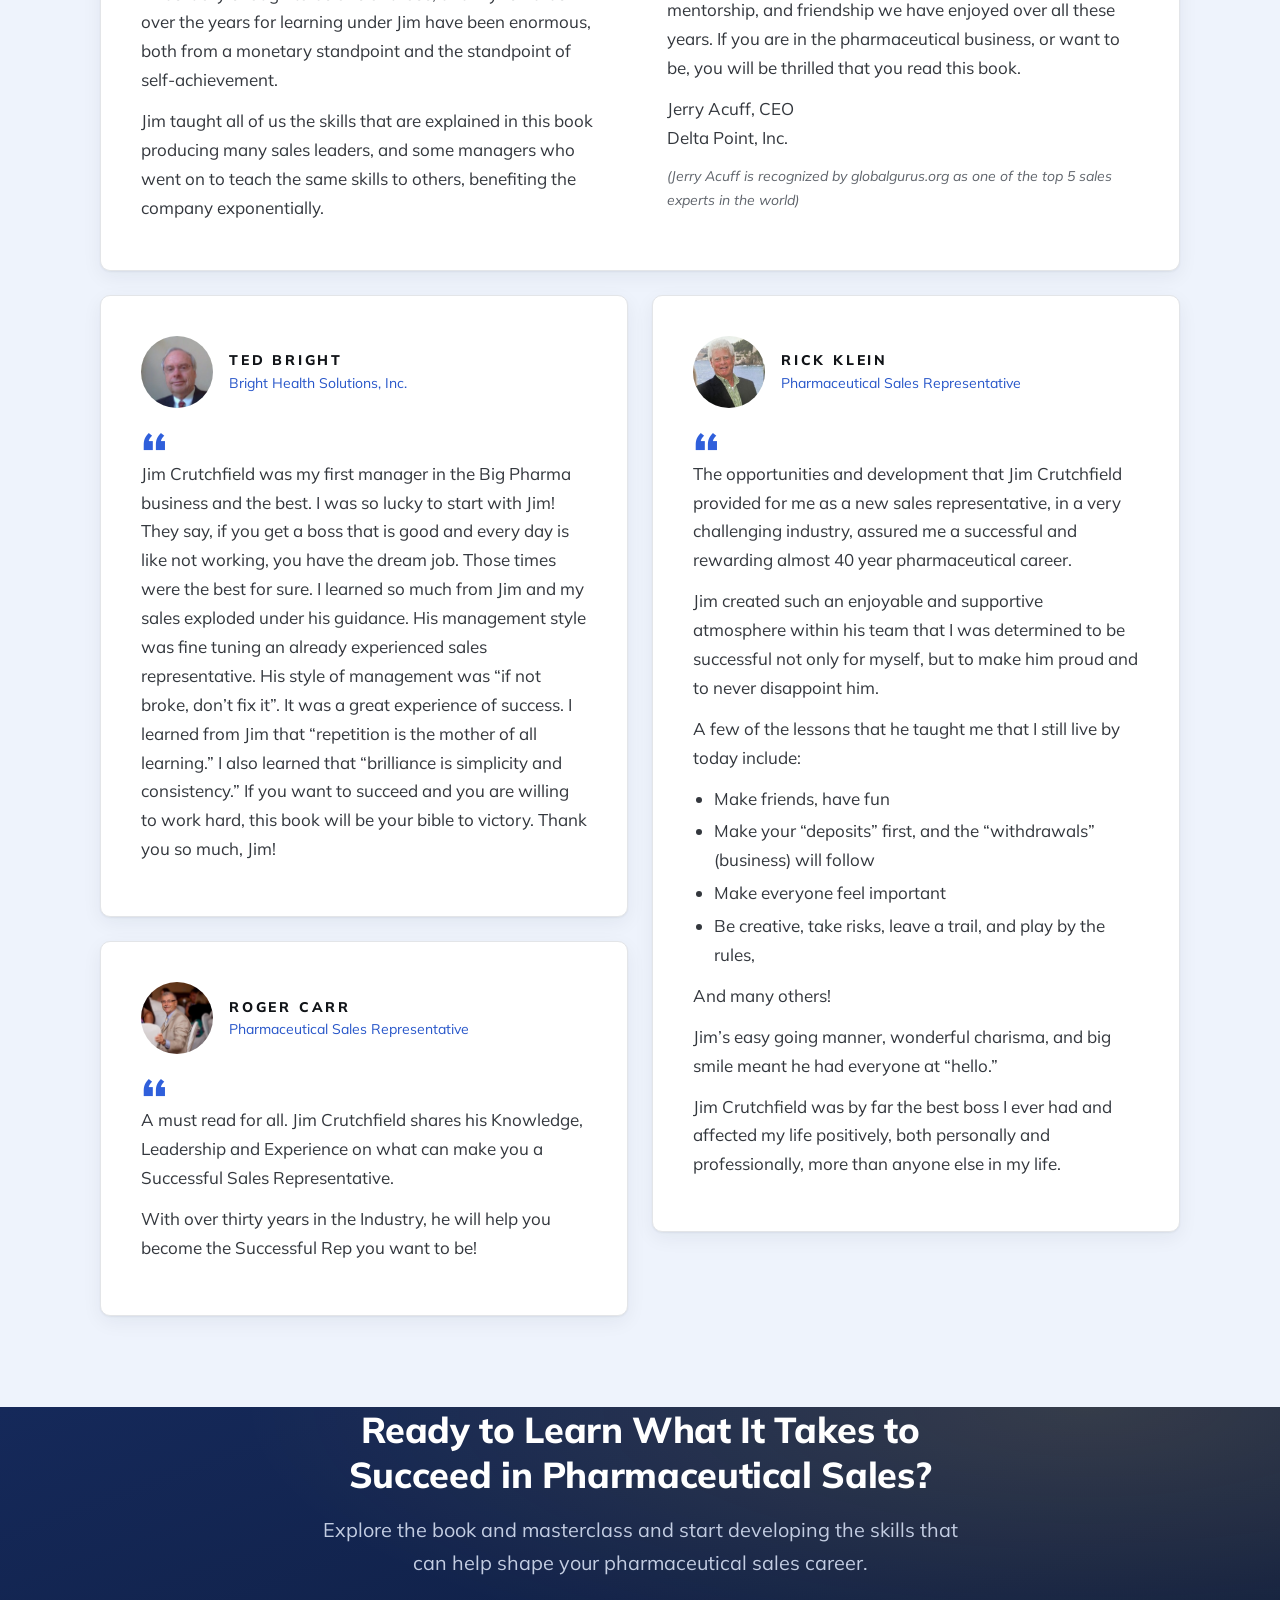
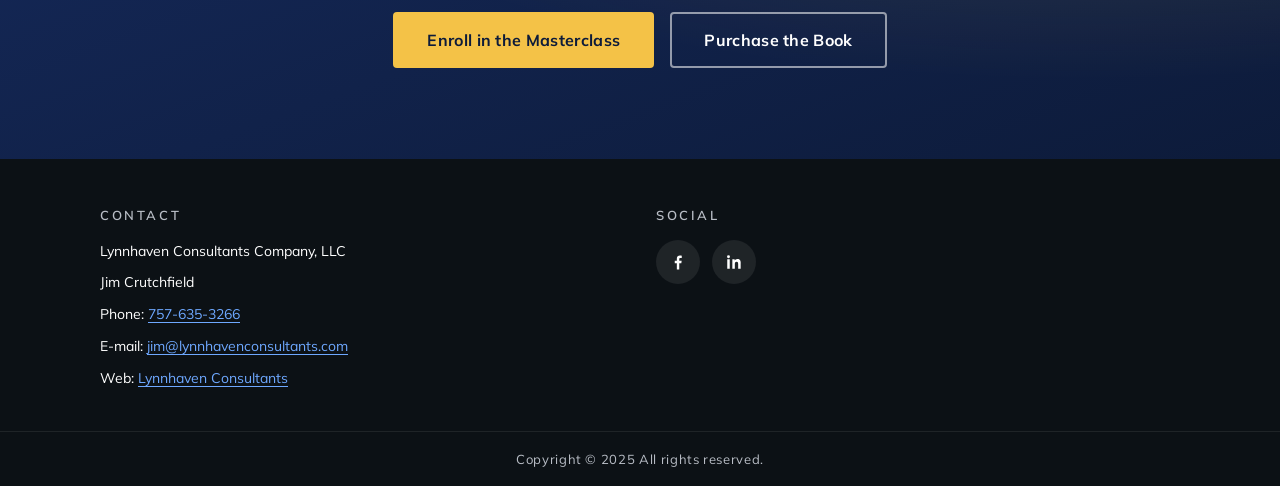
<file: selling-big-in-big-pharma.html>
<!doctype html>
<html lang="en-US">
<head>
  <meta charset="utf-8">
  <meta name="viewport" content="width=device-width, initial-scale=1">
  <title>Selling Big in Big Pharma | Pharmaceutical Sales Masterclass</title>
  <meta name="description" content="Learn pharmaceutical sales from Jim Crutchfield, a sales and management professional with more than 35 years of experience. Explore his book and masterclass.">
  <meta name="robots" content="index, follow, max-image-preview:large, max-snippet:-1, max-video-preview:-1">
  <link rel="canonical" href="https://lynnhavenconsultants.com/selling-big-in-big-pharma.html">
  <meta property="og:locale" content="en_US">
  <meta property="og:type" content="website">
  <meta property="og:title" content="Selling Big in Big Pharma | Pharmaceutical Sales Masterclass">
  <meta property="og:description" content="Learn pharmaceutical sales from Jim Crutchfield, a sales and management professional with more than 35 years of experience. Explore his book and masterclass.">
  <meta property="og:url" content="https://lynnhavenconsultants.com/selling-big-in-big-pharma.html">
  <meta property="og:site_name" content="Lynnhaven Consultants">
  <meta property="og:image" content="https://lynnhavenconsultants.com/assets/img/Blue-and-Yellow-Modern-Business-Book-Cover-Resize-95.jpg">
  <meta property="og:image:alt" content="Book cover: Selling Big in Big Pharma by Jim Crutchfield">
  <meta name="twitter:card" content="summary_large_image">
  <!-- No favicon exists on the live site yet; replace once one is supplied. -->
  <link rel="icon" href="data:,">

  <link rel="preconnect" href="https://fonts.googleapis.com">
  <link rel="preconnect" href="https://fonts.gstatic.com" crossorigin>
  <link rel="stylesheet" href="https://fonts.googleapis.com/css2?family=Mulish:ital,wght@0,400;0,600;0,700;0,800;1,400&display=swap">
  <link rel="stylesheet" href="assets/css/styles.css">
  <link rel="stylesheet" href="assets/css/product.css">
  <script src="assets/js/main.js" defer></script>

  <script type="application/ld+json">
  {
    "@context": "https://schema.org",
    "@graph": [
      {
        "@type": "Book",
        "name": "Selling Big in Big Pharma: A Step-by-Step Guide to a Lucrative Career in Pharmaceutical Sales",
        "author": { "@type": "Person", "name": "Jim Crutchfield" },
        "bookFormat": "https://schema.org/EBook",
        "image": "https://lynnhavenconsultants.com/assets/img/Blue-and-Yellow-Modern-Business-Book-Cover-Resize-95.jpg"
      },
      {
        "@type": "Course",
        "name": "Selling Big in Big Pharma Masterclass",
        "description": "Online pharmaceutical sales training from Jim Crutchfield covering twelve core selling skills, from territory organization to exit and follow-up.",
        "provider": { "@type": "Organization", "name": "Lynnhaven Consultants Company, LLC", "url": "https://lynnhavenconsultants.com/" }
      }
    ]
  }
  </script>
</head>
<body>
  <!--
    PURCHASE LINKS (search for data-checkout to find them all):
      data-checkout="masterclass"  → masterclass-coming-soon.html (2 buttons)
                                     TODO(stripe): replace with the Stripe checkout URL when it exists.
      data-checkout="book"         → Amazon Kindle listing (2 buttons)
  -->
  <a class="skip-link" href="#main">Skip to content</a>

  <header class="site-header">
    <div class="container site-header__inner">
      <a class="brand" href="/">Lynnhaven Consultants</a>

      <button class="nav-toggle" type="button" aria-expanded="false" aria-controls="site-nav">
        <span class="nav-toggle__bar" aria-hidden="true"></span>
        <span class="visually-hidden">Menu</span>
      </button>

      <nav id="site-nav" class="site-nav" aria-label="Main">
        <ul class="site-nav__list">
          <li><a href="index.html#services">Services</a></li>
          <li><a href="selling-big-in-big-pharma.html" aria-current="page">Selling Big in Big Pharma</a></li>
          <li><a href="index.html#about">About Us</a></li>
          <li><a href="index.html#blog">Blog</a></li>
        </ul>
      </nav>
    </div>
  </header>

  <main id="main">
    <!-- A. Hero -->
    <section class="product-hero" aria-labelledby="page-title">
      <div class="container product-hero__inner">
        <div>
          <p class="eyebrow eyebrow--gold">Pharmaceutical sales training with Jim Crutchfield</p>
          <h1 id="page-title">Master the Art of Pharmaceutical Sales.</h1>
          <p class="product-hero__lead">Learn the skills, strategies, and professional techniques that Jim Crutchfield developed over more than three decades in pharmaceutical sales and management.</p>
          <div class="btn-row">
            <a class="btn btn--gold btn--lg" href="#masterclass">Explore the Masterclass</a>
            <a class="btn btn--outline-light btn--lg" href="#book">Get the Book</a>
          </div>
        </div>
        <div class="product-hero__book">
          <img src="assets/img/Blue-and-Yellow-Modern-Business-Book-Cover-Resize-95.jpg" width="461" height="720" fetchpriority="high" decoding="async"
               alt="Book cover: Selling Big in Big Pharma, a step-by-step guide to a lucrative career in pharmaceutical sales, by Jim Crutchfield">
        </div>
      </div>
    </section>

    <section class="credentials" aria-label="Jim Crutchfield at a glance">
      <div class="container">
        <ul class="credentials__list">
          <li class="credentials__item">
            <span class="credentials__value">35 years</span>
            <span class="credentials__label">in corporate sales and sales management</span>
          </li>
          <li class="credentials__item">
            <span class="credentials__value">30 years</span>
            <span class="credentials__label">as a first-line manager hiring and training sales representatives</span>
          </li>
          <li class="credentials__item">
            <span class="credentials__value">12 skills</span>
            <span class="credentials__label">taught step by step in the masterclass</span>
          </li>
        </ul>
      </div>
    </section>

    <!-- B. The opportunity -->
    <section id="opportunity" class="section">
      <div class="container">
        <div class="section-head section-head--center">
          <p class="eyebrow eyebrow--blue">The opportunity</p>
          <h2>Build a Career in One of the Most Rewarding Fields in Sales.</h2>
          <p>Pharmaceutical sales is a dream job for many people, and for good reason. But many who get there are never taught the true art of selling. This program gives you practical instruction drawn from a real career in the field, not generic sales theory.</p>
        </div>

        <div class="audience">
          <article class="card">
            <p class="audience__tag">Getting into the industry</p>
            <h3>You want a career in pharmaceutical sales</h3>
            <p>Learn the language and the skills before your first interview, so you start your career ahead of the people around you instead of learning it a little at a time.</p>
          </article>
          <article class="card">
            <p class="audience__tag">Already in the field</p>
            <h3>You were hired, but never really trained</h3>
            <p>Fill the gaps with the same training Jim used for thirty years with the people he hired, and learn to do the job the right way.</p>
          </article>
        </div>
      </div>
    </section>

    <!-- C. The book -->
    <section id="book" class="section section--tint">
      <div class="container book">
        <div class="book__cover">
          <img src="assets/img/Blue-and-Yellow-Modern-Business-Book-Cover-Resize-95.jpg" width="461" height="720" loading="lazy" decoding="async"
               alt="Book cover: Selling Big in Big Pharma by Jim Crutchfield">
        </div>
        <div>
          <p class="eyebrow eyebrow--blue">The book</p>
          <h2>Start With the Book. Learn From 35 Years of Experience.</h2>
          <p class="book__title"><cite>Selling Big in Big Pharma: A Step-by-Step Guide to a Lucrative Career in Pharmaceutical Sales</cite> by Jim Crutchfield</p>
          <p>In the book, Jim shares the lessons, techniques, and insights he developed throughout his pharmaceutical sales career: the “nuggets” he picked up as a top salesperson and then taught to the representatives he hired and managed.</p>
          <blockquote class="pull-quote">
            <p>“I get a lot of satisfaction from teaching people in a short period of time the things it took me many years to learn.”</p>
          </blockquote>
          <a class="btn btn--primary btn--lg" href="https://www.amazon.com/Selling-Pharma-Step-Step-Pharmaceutical-ebook/dp/B0FLS45Y5Q/" target="_blank" rel="noopener" data-checkout="book">Get the Book</a>
        </div>
      </div>
    </section>

    <!-- D. The masterclass -->
    <section id="masterclass" class="section section--navy">
      <div class="container">
        <div class="section-head section-head--center">
          <p class="eyebrow eyebrow--gold">The masterclass</p>
          <h2>Take Your Learning Further With the Selling Big in Big Pharma Masterclass.</h2>
          <p>Built on the book, the masterclass takes you through the entire range of selling skills needed for a successful career in pharmaceutical sales. It is the same sales training Jim used for thirty years with the people he brought into the industry.</p>
        </div>

        <ul class="course-facts">
          <li>
            <svg viewBox="0 0 16 16" aria-hidden="true"><circle cx="8" cy="8" r="6.5" fill="none" stroke="currentColor" stroke-width="1.5"/><path d="M8 4.5V8l2.5 1.5" fill="none" stroke="currentColor" stroke-width="1.5" stroke-linecap="round"/></svg>
            90 minutes of content
          </li>
          <li>
            <svg viewBox="0 0 16 16" aria-hidden="true"><rect x="1.5" y="3" width="13" height="10" rx="1.5" fill="none" stroke="currentColor" stroke-width="1.5"/><path d="M6.5 6v4l3.5-2z" fill="currentColor"/></svg>
            Short, easy-to-follow segments
          </li>
          <li>
            <svg viewBox="0 0 16 16" aria-hidden="true"><path d="M3 8.5 6.5 12 13 4.5" fill="none" stroke="currentColor" stroke-width="1.7" stroke-linecap="round" stroke-linejoin="round"/></svg>
            Lifetime access
          </li>
        </ul>

        <ol class="curriculum" aria-label="Curriculum: the 12 selling skills">
          <li class="module">
            <h3>Territory Organization</h3>
            <p>Plan and organize your territory so your time goes where it counts.</p>
          </li>
          <li class="module">
            <h3>Outer-Office Procedure</h3>
            <p>Work effectively with office staff before you ever see the physician.</p>
          </li>
          <li class="module">
            <h3>Approaches</h3>
            <p>Open each call in a way that earns your customer’s attention.</p>
          </li>
          <li class="module">
            <h3>Presenting</h3>
            <p>Deliver a clear, focused presentation of your product.</p>
          </li>
          <li class="module">
            <h3>Feature / Benefit</h3>
            <p>Connect what your product does to why it matters to your customer.</p>
          </li>
          <li class="module">
            <h3>Offering Evidence</h3>
            <p>Support your message with credible proof.</p>
          </li>
          <li class="module">
            <h3>Getting Feedback</h3>
            <p>Check understanding and read your customer’s response as you go.</p>
          </li>
          <li class="module">
            <h3>Questioning</h3>
            <p>Ask the questions that uncover what your customer needs.</p>
          </li>
          <li class="module">
            <h3>Listening</h3>
            <p>Hear what your customer is really telling you.</p>
          </li>
          <li class="module">
            <h3>Overcoming Objections</h3>
            <p>Respond to concerns with confidence.</p>
          </li>
          <li class="module">
            <h3>Trial Close / Close</h3>
            <p>Recognize when to ask for the commitment, and ask for it.</p>
          </li>
          <li class="module">
            <h3>Exit and Follow-Up</h3>
            <p>Leave every call well and set up the next one.</p>
          </li>
        </ol>

        <div class="course-cta">
          <!-- TODO(stripe): replace with the Stripe checkout URL for the masterclass. -->
          <a class="btn btn--gold btn--lg" href="masterclass-coming-soon.html" data-checkout="masterclass">Enroll in the Masterclass</a>
          <p class="fine-print">Have questions first? Email <a href="mailto:jim@lynnhavenconsultants.com">jim@lynnhavenconsultants.com</a> or call <a href="tel:757-635-3266">757-635-3266</a>.</p>
        </div>
      </div>
    </section>

    <!-- E. About Jim -->
    <section id="about-jim" class="section">
      <div class="container author">
        <div class="author__photo">
          <img src="assets/img/authjim.jpg" width="547" height="410" loading="lazy" decoding="async"
               alt="Portrait of Jim Crutchfield, author of Selling Big in Big Pharma">
        </div>
        <div>
          <p class="eyebrow eyebrow--blue">Your instructor</p>
          <h2>Learn From Someone Who Has Been There.</h2>
          <p><strong>Jim Crutchfield</strong> is President and CEO of Lynnhaven Consultants. He spent five years in pharmaceutical sales learning from a master trainer, then thirty years as a manager recruiting, developing, and leading pharmaceutical sales representatives, many of whom went on to become leaders in the industry.</p>
          <ul class="author__facts">
            <li>More than 35 years of experience in corporate sales and sales management</li>
            <li>Bachelor of Arts from Virginia Wesleyan University in Liberal Studies, with an emphasis in English/Creative Writing</li>
            <li>Member of the National Speakers Association and Toastmasters International</li>
          </ul>
          <blockquote class="pull-quote">
            <p>“It is extremely gratifying to me to teach people in a day or two the things it took me many years to learn.”</p>
          </blockquote>
          <p><a class="text-link" href="index.html#about">More about Lynnhaven Consultants</a></p>
        </div>
      </div>
    </section>

    <!-- F. Endorsements (quotations are verbatim; do not edit) -->
    <section id="endorsements" class="section section--tint">
      <div class="container">
        <div class="section-head section-head--center">
          <p class="eyebrow eyebrow--blue">Endorsements</p>
          <h2>Experience That Speaks for Itself.</h2>
          <p>Sales professionals Jim hired, trained, and managed share what learning from him meant for their careers.</p>
        </div>

        <figure class="testimonial endorsement endorsement--featured">
          <figcaption class="testimonial__head">
            <img src="assets/img/Jerry-Acuff-300x255.jpg" width="300" height="255" loading="lazy" decoding="async" alt="Jerry Acuff">
            <div>
              <p class="testimonial__name">Jerry Acuff</p>
              <p class="testimonial__role">CEO, Delta Point, Inc.</p>
            </div>
          </figcaption>
          <blockquote class="testimonial__body">
            <p>This is an important book that my mentor, Jim Crutchfield, wrote and it is a must-read for anyone who is in the pharmaceutical industry or who wants to be.</p>
            <p>The author knows BIG PHARMA inside and out. He was a highly successful sales leader for many years, during which time he hired and trained many people who became “stars” in the industry.</p>
            <p>I was lucky enough to be one of those, and my rewards over the years for learning under Jim have been enormous, both from a monetary standpoint and the standpoint of self-achievement.</p>
            <p>Jim taught all of us the skills that are explained in this book producing many sales leaders, and some managers who went on to teach the same skills to others, benefiting the company exponentially.</p>
            <p>Those timeless skills are the gift to every reader of this book. They are presented in a highly simplistic yet powerful way so that each skill is immediately actionable.</p>
            <p>I have always believed that genius is the ability to make complex things simple and, in that way, this book is genius. For all of you who read this book, I thank the author for sharing his wisdom. I owe so much of my success to the author for that wisdom but also for the coaching, mentorship, and friendship we have enjoyed over all these years. If you are in the pharmaceutical business, or want to be, you will be thrilled that you read this book.</p>
            <p>Jerry Acuff, CEO<br>Delta Point, Inc.</p>
            <p class="testimonial__note">(Jerry Acuff is recognized by globalgurus.org as one of the top 5 sales experts in the world)</p>
          </blockquote>
        </figure>

        <div class="endorsements">
          <figure class="testimonial endorsement">
            <figcaption class="testimonial__head">
              <img src="assets/img/Ted-Bright-300x300.jpg" width="300" height="300" loading="lazy" decoding="async" alt="Ted Bright">
              <div>
                <p class="testimonial__name">Ted Bright</p>
                <p class="testimonial__role">Bright Health Solutions, Inc.</p>
              </div>
            </figcaption>
            <blockquote class="testimonial__body">
              <p>Jim Crutchfield was my first manager in the Big Pharma business and the best. I was so lucky to start with Jim! They say, if you get a boss that is good and every day is like not working, you have the dream job. Those times were the best for sure. I learned so much from Jim and my sales exploded under his guidance. His management style was fine tuning an already experienced sales representative. His style of management was “if not broke, don’t fix it”. It was a great experience of success. I learned from Jim that “repetition is the mother of all learning.” I also learned that “brilliance is simplicity and consistency.” If you want to succeed and you are willing to work hard, this book will be your bible to victory. Thank you so much, Jim!</p>
            </blockquote>
          </figure>

          <figure class="testimonial endorsement">
            <figcaption class="testimonial__head">
              <img src="assets/img/Roger-Carr-300x300.jpg" width="300" height="300" loading="lazy" decoding="async" alt="Roger Carr">
              <div>
                <p class="testimonial__name">Roger Carr</p>
                <p class="testimonial__role">Pharmaceutical Sales Representative</p>
              </div>
            </figcaption>
            <blockquote class="testimonial__body">
              <p>A must read for all. Jim Crutchfield shares his Knowledge, Leadership and Experience on what can make you a Successful Sales Representative.</p>
              <p>With over thirty years in the Industry, he will help you become the Successful Rep you want to be!</p>
            </blockquote>
          </figure>

          <figure class="testimonial endorsement">
            <figcaption class="testimonial__head">
              <img src="assets/img/Rick-225x300.jpg" width="225" height="300" loading="lazy" decoding="async" alt="Rick Klein">
              <div>
                <p class="testimonial__name">Rick Klein</p>
                <p class="testimonial__role">Pharmaceutical Sales Representative</p>
              </div>
            </figcaption>
            <blockquote class="testimonial__body">
              <p>The opportunities and development that Jim Crutchfield provided for me as a new sales representative, in a very challenging industry, assured me a successful and rewarding almost 40 year pharmaceutical career.</p>
              <p>Jim created such an enjoyable and supportive atmosphere within his team that I was determined to be successful not only for myself, but to make him proud and to never disappoint him.</p>
              <p>A few of the lessons that he taught me that I still live by today include:</p>
              <ul>
                <li>Make friends, have fun</li>
                <li>Make your “deposits” first, and the “withdrawals” (business) will follow</li>
                <li>Make everyone feel important</li>
                <li>Be creative, take risks, leave a trail, and play by the rules,</li>
              </ul>
              <p>And many others!</p>
              <p>Jim’s easy going manner, wonderful charisma, and big smile meant he had everyone at “hello.”</p>
              <p>Jim Crutchfield was by far the best boss I ever had and affected my life positively, both personally and professionally, more than anyone else in my life.</p>
            </blockquote>
          </figure>
        </div>
      </div>
    </section>

    <!-- G. Final call to action -->
    <section class="section final-cta" aria-labelledby="final-cta-title">
      <div class="container">
        <h2 id="final-cta-title">Ready to Learn What It Takes to Succeed in Pharmaceutical Sales?</h2>
        <p>Explore the book and masterclass and start developing the skills that can help shape your pharmaceutical sales career.</p>
        <div class="btn-row">
          <!-- TODO(stripe): replace the masterclass href with the Stripe checkout URL. -->
          <a class="btn btn--gold btn--lg" href="masterclass-coming-soon.html" data-checkout="masterclass">Enroll in the Masterclass</a>
          <a class="btn btn--outline-light btn--lg" href="https://www.amazon.com/Selling-Pharma-Step-Step-Pharmaceutical-ebook/dp/B0FLS45Y5Q/" target="_blank" rel="noopener" data-checkout="book">Purchase the Book</a>
        </div>
      </div>
    </section>
  </main>

  <footer class="site-footer">
    <div class="container site-footer__inner">
      <div class="site-footer__col">
        <h2 class="site-footer__heading">Contact</h2>
        <address>
          <p>Lynnhaven Consultants Company, LLC</p>
          <p>Jim Crutchfield</p>
          <p>Phone: <a href="tel:757-635-3266">757-635-3266</a></p>
          <p>E-mail: <a href="mailto:jim@lynnhavenconsultants.com">jim@lynnhavenconsultants.com</a></p>
          <p>Web: <a href="index.html">Lynnhaven Consultants</a></p>
        </address>
      </div>
      <div class="site-footer__col">
        <h2 class="site-footer__heading">Social</h2>
        <ul class="social">
          <li>
            <a href="https://www.facebook.com/lynnhavenconsultantsllc" target="_blank" rel="noopener" aria-label="Lynnhaven Consultants on Facebook">
              <svg viewBox="0 0 24 24" aria-hidden="true"><path fill="currentColor" d="M13.5 21v-7.5h2.5l.4-3h-2.9V8.6c0-.9.3-1.5 1.5-1.5h1.5V4.4c-.3 0-1.2-.1-2.2-.1-2.2 0-3.7 1.3-3.7 3.8v2.4H8.1v3h2.5V21h2.9z"/></svg>
            </a>
          </li>
          <li>
            <a href="https://www.linkedin.com/in/jim-crutchfield/" target="_blank" rel="noopener" aria-label="Jim Crutchfield on LinkedIn">
              <svg viewBox="0 0 24 24" aria-hidden="true"><path fill="currentColor" d="M6.9 8.8H3.9V20h3V8.8zM5.4 4a1.7 1.7 0 1 0 0 3.5 1.7 1.7 0 0 0 0-3.5zM20.1 13.6c0-3-.7-5.1-4.1-5.1-1.6 0-2.7.9-3.2 1.7V8.8H10V20h3v-5.5c0-1.5.3-2.9 2.1-2.9s1.9 1.7 1.9 3V20h3v-6.4z"/></svg>
            </a>
          </li>
        </ul>
      </div>
    </div>
    <p class="site-footer__legal">Copyright © 2025 All rights reserved.</p>
  </footer>
</body>
</html>
</file>
<file: assets/css/styles.css>
/* ==========================================================================
   Lynnhaven Consultants — homepage styles
   All shared values live in the tokens below; components reference tokens only.
   ========================================================================== */

:root {
  /* Brand colors (sampled from the live site) */
  --color-header-top: #4965a5;
  --color-header-bottom: #030407;
  --color-hero: #050809;
  --color-primary: #2f5fdb;        /* hero button blue */
  --color-primary-hover: #244cba;
  --color-link: #2655c9;           /* single link blue (replaces 3 mixed blues) */
  --color-link-hover: #1a3f9e;
  --color-footer: #0c1115;
  --color-footer-link: #6ea8ff;

  /* Neutrals */
  --color-ink: #111418;            /* headings */
  --color-text: #33373d;           /* body */
  --color-muted: #5f646b;          /* eyebrows, supporting text */
  --color-border: #e3e5e8;
  --color-surface: #ffffff;
  --color-surface-alt: #f8f8f8;
  --color-on-dark: #ffffff;
  --color-on-dark-muted: #b9bec6;

  /* Typography */
  --font-sans: "Mulish", "Muli", system-ui, -apple-system, "Segoe UI", Roboto, "Helvetica Neue", Arial, sans-serif;

  --fs-h1: clamp(2rem, 1.25rem + 3.2vw, 3.25rem);     /* 32 → 52px */
  --fs-h2: clamp(1.75rem, 1.45rem + 1.1vw, 2.25rem);  /* 28 → 36px */
  --fs-h3: clamp(1.25rem, 1.15rem + 0.4vw, 1.5rem);   /* 20 → 24px */
  --fs-lead: clamp(1.0625rem, 1rem + 0.3vw, 1.25rem); /* 17 → 20px */
  --fs-body: 1.0625rem;                               /* 17px */
  --fs-nav: 0.9375rem;                                /* 15px */
  --fs-small: 0.875rem;                               /* 14px */
  --fs-eyebrow: 0.8125rem;                            /* 13px */

  --fw-regular: 400;
  --fw-semibold: 600;
  --fw-bold: 700;
  --fw-heavy: 800;

  --lh-tight: 1.15;
  --lh-heading: 1.25;
  --lh-body: 1.7;

  --ls-eyebrow: 0.2em;
  --ls-button: 0.02em;

  /* Spacing scale (4px base) */
  --space-1: 0.25rem;
  --space-2: 0.5rem;
  --space-3: 0.75rem;
  --space-4: 1rem;
  --space-5: 1.5rem;
  --space-6: 2rem;
  --space-7: 3rem;
  --space-8: 4rem;
  --space-section: clamp(3.5rem, 2.5rem + 4vw, 6.5rem);

  /* Layout */
  --container: 1080px;
  --gutter: clamp(1rem, 0.5rem + 2.5vw, 2rem);
  --measure: 62ch;
  --radius: 4px;
  --header-h: 68px;

  --focus-ring: 0 0 0 3px #fff, 0 0 0 5px var(--color-primary);
}

/* --------------------------------------------------------------------------
   Base
   -------------------------------------------------------------------------- */
*, *::before, *::after { box-sizing: border-box; }

html {
  -webkit-text-size-adjust: 100%;
  scroll-behavior: smooth;
}

body {
  margin: 0;
  background: var(--color-surface);
  color: var(--color-text);
  font-family: var(--font-sans);
  font-size: var(--fs-body);
  font-weight: var(--fw-regular);
  line-height: var(--lh-body);
  -webkit-font-smoothing: antialiased;
  text-rendering: optimizeLegibility;
}

img { display: block; max-width: 100%; height: auto; }

button, input, select, textarea { font: inherit; }

h1, h2, h3 {
  margin: 0 0 var(--space-4);
  color: var(--color-ink);
  font-weight: var(--fw-heavy);
  line-height: var(--lh-heading);
  letter-spacing: -0.01em;
  text-wrap: balance;
}
h1 { font-size: var(--fs-h1); line-height: var(--lh-tight); }
h2 { font-size: var(--fs-h2); }
h3 { font-size: var(--fs-h3); font-weight: var(--fw-bold); }

p { margin: 0 0 var(--space-4); text-wrap: pretty; }
p:last-child { margin-bottom: 0; }

ul { margin: 0 0 var(--space-4); padding-left: 1.25em; }

a {
  color: var(--color-link);
  text-decoration: underline;
  text-decoration-thickness: 1px;
  text-underline-offset: 0.18em;
  transition: color 0.15s ease;
}
a:hover { color: var(--color-link-hover); }

:focus-visible {
  outline: none;
  box-shadow: var(--focus-ring);
  border-radius: 2px;
}

cite { font-style: italic; }
address { font-style: normal; }
blockquote { margin: 0; }
figure { margin: 0; }

.nowrap { white-space: nowrap; }

.visually-hidden {
  position: absolute !important;
  width: 1px; height: 1px;
  overflow: hidden;
  clip: rect(0 0 0 0);
  white-space: nowrap;
}

.skip-link {
  position: absolute;
  left: var(--space-4);
  top: -100px;
  z-index: 100;
  padding: var(--space-2) var(--space-4);
  background: var(--color-surface);
  color: var(--color-ink);
  font-weight: var(--fw-bold);
}
.skip-link:focus { top: var(--space-4); }

.container {
  width: 100%;
  max-width: calc(var(--container) + 2 * var(--gutter));
  margin-inline: auto;
  padding-inline: var(--gutter);
}

/* --------------------------------------------------------------------------
   Shared text styles
   -------------------------------------------------------------------------- */
.eyebrow {
  margin: 0 0 var(--space-3);
  color: var(--color-muted);
  font-size: var(--fs-eyebrow);
  font-weight: var(--fw-semibold);
  letter-spacing: var(--ls-eyebrow);
  text-transform: uppercase;
}

.lead { font-size: var(--fs-lead); }

.text-link { font-weight: var(--fw-bold); }

.label { font-weight: var(--fw-bold); color: var(--color-ink); }

.status {
  color: var(--color-muted);
  font-size: var(--fs-small);
  font-weight: var(--fw-bold);
  letter-spacing: 0.08em;
  text-transform: uppercase;
}

/* --------------------------------------------------------------------------
   Buttons
   -------------------------------------------------------------------------- */
.btn {
  display: inline-flex;
  align-items: center;
  justify-content: center;
  gap: var(--space-3);
  min-height: 48px;
  padding: var(--space-3) var(--space-5);
  border: 2px solid transparent;
  border-radius: var(--radius);
  font-family: inherit;
  font-size: var(--fs-nav);
  font-weight: var(--fw-bold);
  letter-spacing: var(--ls-button);
  line-height: 1.3;
  text-align: center;
  text-decoration: none;
  cursor: pointer;
  transition: background-color 0.15s ease, transform 0.15s ease;
}
.btn:active { transform: translateY(1px); }

.btn--primary { background: var(--color-primary); color: var(--color-on-dark); }
.btn--primary:hover { background: var(--color-primary-hover); color: var(--color-on-dark); }

.btn--lg { min-height: 56px; padding-inline: var(--space-6); font-size: 1rem; }

.btn__sep { width: 1px; height: 1.1em; background: rgba(255, 255, 255, 0.45); }
.btn__icon { width: 12px; height: 12px; flex: none; }

/* --------------------------------------------------------------------------
   Header & navigation
   -------------------------------------------------------------------------- */
.site-header {
  position: relative;
  z-index: 20;
  background: linear-gradient(180deg, var(--color-header-top) 0%, #263557 50%, var(--color-header-bottom) 100%);
  color: var(--color-on-dark);
}

.site-header__inner {
  display: flex;
  align-items: center;
  justify-content: space-between;
  gap: var(--space-5);
  min-height: var(--header-h);
}

.brand {
  padding-block: var(--space-2);
  color: var(--color-on-dark);
  font-size: clamp(1.375rem, 1.1rem + 1vw, 1.875rem);
  font-weight: var(--fw-semibold);
  letter-spacing: -0.005em;
  text-decoration: none;
  white-space: nowrap;
}
.brand:hover { color: var(--color-on-dark); }

.site-nav__list {
  display: flex;
  align-items: center;
  gap: var(--space-2);
  margin: 0;
  padding: 0;
  list-style: none;
}

.site-nav a,
.submenu-toggle {
  display: inline-flex;
  align-items: center;
  gap: var(--space-2);
  min-height: 44px;
  padding: var(--space-2) var(--space-4);
  border: 0;
  background: none;
  color: var(--color-on-dark);
  font-family: inherit;
  font-size: var(--fs-nav);
  font-weight: var(--fw-bold);
  text-decoration: none;
  cursor: pointer;
}
.site-nav a:hover,
.submenu-toggle:hover { text-decoration: underline; text-underline-offset: 0.3em; color: var(--color-on-dark); }

.chevron { width: 12px; height: 12px; transition: transform 0.15s ease; }

.has-submenu { position: relative; }

.submenu {
  position: absolute;
  top: 100%;
  left: 0;
  min-width: 200px;
  margin: 0;
  padding: var(--space-2) 0;
  list-style: none;
  background: var(--color-surface);
  border-radius: var(--radius);
  box-shadow: 0 8px 24px rgba(0, 0, 0, 0.18);
  opacity: 0;
  visibility: hidden;
  transform: translateY(4px);
  transition: opacity 0.15s ease, transform 0.15s ease, visibility 0.15s;
}
.submenu a {
  display: flex;
  width: 100%;
  color: var(--color-ink);
  font-weight: var(--fw-semibold);
}
.submenu a:hover { color: var(--color-link); background: var(--color-surface-alt); }

.has-submenu:hover .submenu,
.has-submenu:focus-within .submenu,
.submenu-toggle[aria-expanded="true"] + .submenu {
  opacity: 1;
  visibility: visible;
  transform: none;
}
.submenu-toggle[aria-expanded="true"] .chevron { transform: rotate(180deg); }

.nav-toggle {
  display: none;
  position: relative;
  width: 44px;
  height: 44px;
  padding: 0;
  border: 0;
  background: none;
  color: var(--color-on-dark);
  cursor: pointer;
}
.nav-toggle__bar,
.nav-toggle__bar::before,
.nav-toggle__bar::after {
  position: absolute;
  left: 11px;
  width: 22px;
  height: 2px;
  background: currentColor;
  border-radius: 1px;
  transition: transform 0.2s ease, opacity 0.2s ease;
}
.nav-toggle__bar { top: 21px; }
.nav-toggle__bar::before, .nav-toggle__bar::after { content: ""; left: 0; }
.nav-toggle__bar::before { top: -7px; }
.nav-toggle__bar::after { top: 7px; }
.nav-toggle[aria-expanded="true"] .nav-toggle__bar { background: transparent; }
.nav-toggle[aria-expanded="true"] .nav-toggle__bar::before { transform: translateY(7px) rotate(45deg); }
.nav-toggle[aria-expanded="true"] .nav-toggle__bar::after { transform: translateY(-7px) rotate(-45deg); }

@media (max-width: 860px) {
  .nav-toggle { display: block; }

  .site-nav {
    display: none;
    position: absolute;
    top: 100%;
    left: 0;
    right: 0;
    background: var(--color-header-bottom);
    border-top: 1px solid rgba(255, 255, 255, 0.12);
    padding: var(--space-2) var(--gutter) var(--space-4);
  }
  .site-nav.is-open { display: block; }

  .site-nav__list { flex-direction: column; align-items: stretch; gap: 0; }
  .site-nav a, .submenu-toggle { width: 100%; padding-inline: 0; justify-content: space-between; }
  .site-nav__list > li + li { border-top: 1px solid rgba(255, 255, 255, 0.1); }

  .submenu {
    position: static;
    display: none;
    min-width: 0;
    padding: 0 0 var(--space-2) var(--space-4);
    background: none;
    box-shadow: none;
    opacity: 1;
    visibility: visible;
    transform: none;
  }
  .submenu a { color: var(--color-on-dark-muted); font-weight: var(--fw-semibold); }
  .submenu a:hover { background: none; color: var(--color-on-dark); }
  .submenu-toggle[aria-expanded="true"] + .submenu { display: block; }
}

/* --------------------------------------------------------------------------
   Hero
   -------------------------------------------------------------------------- */
.hero {
  background-color: var(--color-hero);
  background-image: linear-gradient(rgba(0, 0, 0, 0.62), rgba(0, 0, 0, 0.62)), url("../img/seminar-presentation.jpg");
  background-size: cover;
  background-position: center;
  color: var(--color-on-dark);
  text-align: center;
}

.hero__inner {
  padding-block: clamp(3.5rem, 2rem + 5vw, 6rem);
}

.hero__title {
  max-width: 20ch;
  margin: 0 auto var(--space-5);
  color: var(--color-on-dark);
}

.hero__lead {
  max-width: 46rem;
  margin: 0 auto var(--space-6);
  color: rgba(255, 255, 255, 0.92);
  font-size: var(--fs-lead);
  line-height: 1.6;
}

@media (max-width: 560px) {
  .hero__lead br { display: none; }
  .hero .btn { flex-direction: column; gap: var(--space-1); width: 100%; }
  .hero .btn__sep, .hero .btn__icon { display: none; }
}

/* --------------------------------------------------------------------------
   Section tabs
   -------------------------------------------------------------------------- */
.section-tabs {
  border-bottom: 1px solid var(--color-border);
  background: var(--color-surface);
}
.section-tabs__list {
  display: grid;
  grid-template-columns: repeat(4, 1fr);
  margin: 0;
  padding: 0;
  list-style: none;
}
.section-tabs__list li + li { border-left: 1px solid var(--color-border); }
.section-tabs a {
  display: flex;
  align-items: center;
  justify-content: center;
  min-height: 64px;
  padding: var(--space-3) var(--space-4);
  color: var(--color-link);
  font-size: var(--fs-small);
  font-weight: var(--fw-semibold);
  letter-spacing: 0.15em;
  text-align: center;
  text-decoration: none;
  text-transform: uppercase;
}
.section-tabs a:hover { background: var(--color-surface-alt); color: var(--color-link-hover); }

@media (max-width: 767px) {
  .section-tabs__list { grid-template-columns: 1fr 1fr; }
  .section-tabs__list li { border-left: 0 !important; }
  .section-tabs__list li:nth-child(even) { border-left: 1px solid var(--color-border) !important; }
  .section-tabs__list li:nth-child(n+3) { border-top: 1px solid var(--color-border); }
  .section-tabs a { min-height: 52px; font-size: var(--fs-eyebrow); letter-spacing: 0.1em; }
}

/* --------------------------------------------------------------------------
   Sections & split layouts
   -------------------------------------------------------------------------- */
.section { padding-block: var(--space-section); }
.section + .section:not(.section--alt) { padding-top: 0; }
.section--alt { background: var(--color-surface-alt); }

[id] { scroll-margin-top: var(--space-5); }

.split {
  display: grid;
  grid-template-columns: 1fr 1fr;
  gap: var(--space-6) clamp(2rem, 1rem + 3vw, 4rem);
  align-items: start;
}
.split--reverse .split__media { order: -1; }

.split__body { max-width: var(--measure); }
.split__body > h2 { margin-bottom: var(--space-5); }

.split__media img { width: 100%; }
.split__media--book img { width: min(100%, 340px); margin-inline: auto; box-shadow: 0 10px 30px rgba(9, 30, 80, 0.18); }

.service + .service { margin-top: var(--space-5); }
.service h3 { margin-bottom: var(--space-2); }

.pull-quote {
  margin-top: var(--space-5);
  padding-left: var(--space-4);
  border-left: 3px solid var(--color-primary);
  color: var(--color-ink);
  font-style: italic;
}

@media (max-width: 767px) {
  .split { grid-template-columns: 1fr; }
  .split--reverse .split__media { order: 0; }
  .split__media { order: 0; }
  .split__body { max-width: none; }
}

/* --------------------------------------------------------------------------
   Feature grid (Interview / Career / Company)
   -------------------------------------------------------------------------- */
.feature-grid {
  display: grid;
  grid-template-columns: repeat(3, 1fr);
  gap: var(--space-6) clamp(1.5rem, 0.5rem + 2.5vw, 3rem);
  margin-top: var(--space-section);
}
.feature { border-top: 3px solid var(--color-primary); padding-top: var(--space-5); }
.feature h3 { margin-bottom: var(--space-3); }

@media (max-width: 960px) { .feature-grid { grid-template-columns: 1fr 1fr; } }
@media (max-width: 640px) { .feature-grid { grid-template-columns: 1fr; } }

/* --------------------------------------------------------------------------
   Testimonials
   -------------------------------------------------------------------------- */
.testimonials {
  display: grid;
  grid-template-columns: 1fr 1fr;
  gap: var(--space-7) clamp(2rem, 1rem + 3vw, 4rem);
  margin-top: var(--space-6);
}
.testimonials__col { display: flex; flex-direction: column; gap: var(--space-7); }

.testimonial__head {
  display: flex;
  align-items: center;
  gap: var(--space-4);
  margin-bottom: var(--space-4);
}
.testimonial__head img {
  width: 80px;
  height: 80px;
  flex: none;
  object-fit: cover;
  object-position: center 20%;
  border-radius: 50%;
}
.testimonial__name {
  margin: 0;
  color: var(--color-ink);
  font-size: var(--fs-small);
  font-weight: var(--fw-heavy);
  letter-spacing: var(--ls-eyebrow);
  text-transform: uppercase;
}
.testimonial__role { margin: 0; color: var(--color-link); font-size: var(--fs-small); line-height: 1.5; }

.testimonial__body {
  position: relative;
  padding-left: var(--space-5);
  border-left: 2px solid var(--color-border);
}
.testimonial__body p { margin-bottom: var(--space-3); }
.testimonial__body ul { margin-bottom: var(--space-3); }
.testimonial__body li + li { margin-top: var(--space-1); }
.testimonial__note { color: var(--color-muted); font-size: var(--fs-small); font-style: italic; }

@media (max-width: 767px) {
  .testimonials { grid-template-columns: 1fr; }
  .testimonial__body { padding-left: var(--space-4); }
}

/* --------------------------------------------------------------------------
   Future offerings
   -------------------------------------------------------------------------- */
.offerings {
  display: grid;
  grid-template-columns: 1fr 1fr;
  gap: var(--space-6);
  margin-top: var(--space-5);
}
.offering {
  display: flex;
  flex-direction: column;
  padding: clamp(1.5rem, 1rem + 2vw, 2.5rem);
  background: var(--color-surface);
  border-radius: var(--radius);
}
.offering h3 {
  margin-bottom: var(--space-4);
  font-size: var(--fs-body);
  letter-spacing: 0.06em;
  text-align: center;
  text-transform: uppercase;
}
.offering__status {
  margin-top: auto;
  padding-top: var(--space-5);
  color: var(--color-ink);
  font-size: var(--fs-small);
  font-weight: var(--fw-bold);
  letter-spacing: 0.08em;
  text-align: center;
}
.offering__status::before {
  content: "";
  display: block;
  width: 38px;
  height: 2px;
  margin: 0 auto var(--space-4);
  background: var(--color-ink);
}

@media (max-width: 767px) { .offerings { grid-template-columns: 1fr; } }

/* --------------------------------------------------------------------------
   Footer
   -------------------------------------------------------------------------- */
.site-footer {
  background: var(--color-footer);
  color: var(--color-on-dark);
  font-size: var(--fs-small);
}
.site-footer__inner {
  display: grid;
  grid-template-columns: 1fr 1fr;
  gap: var(--space-6);
  padding-block: var(--space-7) var(--space-6);
}
.site-footer__heading {
  margin-bottom: var(--space-4);
  color: var(--color-on-dark-muted);
  font-size: var(--fs-eyebrow);
  font-weight: var(--fw-semibold);
  letter-spacing: var(--ls-eyebrow);
  text-transform: uppercase;
}
.site-footer address p { margin-bottom: var(--space-2); }
.site-footer a { color: var(--color-footer-link); }
.site-footer a:hover { color: var(--color-on-dark); }
.site-footer :focus-visible { box-shadow: 0 0 0 2px var(--color-footer), 0 0 0 4px var(--color-footer-link); }

.social { display: flex; gap: var(--space-3); margin: 0; padding: 0; list-style: none; }
.social a {
  display: grid;
  place-items: center;
  width: 44px;
  height: 44px;
  border-radius: 50%;
  background: rgba(255, 255, 255, 0.08);
  color: var(--color-on-dark);
  transition: background-color 0.15s ease;
}
.social a:hover { background: var(--color-primary); color: var(--color-on-dark); }
.social svg { width: 20px; height: 20px; }

.site-footer__legal {
  margin: 0;
  padding: var(--space-4) var(--gutter);
  border-top: 1px solid rgba(255, 255, 255, 0.08);
  color: var(--color-on-dark-muted);
  font-size: var(--fs-eyebrow);
  letter-spacing: 0.05em;
  text-align: center;
}

@media (max-width: 560px) { .site-footer__inner { grid-template-columns: 1fr; } }

/* --------------------------------------------------------------------------
   Reduced motion
   -------------------------------------------------------------------------- */
@media (prefers-reduced-motion: reduce) {
  html { scroll-behavior: auto; }
  *, *::before, *::after { transition: none !important; }
}
</file>
<file: assets/css/blog.css>
/* ==========================================================================
   Blog post styles
   Loaded after styles.css on blog pages only.
   ========================================================================== */

.post-header {
  background: var(--color-surface-alt);
  border-bottom: 1px solid var(--color-border);
}
.post-header__inner {
  max-width: calc(44rem + 2 * var(--gutter));
  padding-block: clamp(2.5rem, 1.5rem + 4vw, 4.5rem);
}
.post-header h1 { margin-bottom: var(--space-4); }
.post-byline { margin: 0; color: var(--color-muted); font-size: var(--fs-small); font-weight: var(--fw-semibold); }

.post {
  max-width: calc(44rem + 2 * var(--gutter));
  padding-block: clamp(2.5rem, 1.5rem + 4vw, 4.5rem) var(--space-section);
}
.post__body p { margin-bottom: var(--space-5); font-size: var(--fs-lead); line-height: 1.75; }

.post__divider {
  width: 64px;
  height: 2px;
  margin: var(--space-7) auto;
  border: 0;
  background: var(--color-primary);
}

.post__footer {
  margin-top: var(--space-7);
  padding-top: var(--space-5);
  border-top: 1px solid var(--color-border);
}
</file>
<file: assets/css/product.css>
/* ==========================================================================
   Selling Big in Big Pharma — product page styles
   Loaded after styles.css on selling-big-in-big-pharma.html only.
   Reuses the shared tokens; adds a navy + gold accent taken from the book cover.
   ========================================================================== */

:root {
  --color-navy: #0d1b3a;
  --color-navy-2: #15295a;
  --color-gold: #f4c247;           /* cover accent; use on dark backgrounds only */
  --color-gold-hover: #ffd466;
  --color-tint: #eef3fc;           /* light blue section background */
  --color-on-navy-muted: #c3cde2;

  --radius-lg: 10px;
  --shadow-card: 0 1px 2px rgba(13, 27, 58, 0.06), 0 6px 20px rgba(13, 27, 58, 0.06);
  --shadow-card-hover: 0 2px 4px rgba(13, 27, 58, 0.08), 0 14px 32px rgba(13, 27, 58, 0.12);
  --shadow-book: 0 24px 48px rgba(0, 0, 0, 0.35), 0 4px 12px rgba(0, 0, 0, 0.25);
}

/* --------------------------------------------------------------------------
   Shared pieces
   -------------------------------------------------------------------------- */
.section--tint { background: var(--color-tint); }
.section--navy { background: var(--color-navy); color: var(--color-on-navy-muted); }
.section--navy h2,
.section--navy h3 { color: var(--color-on-dark); }
.section + .section--tint,
.section + .section--navy { padding-top: var(--space-section); }
.section--tint + .section,
.section--navy + .section { padding-top: var(--space-section); }

.section-head { max-width: 46rem; margin-bottom: var(--space-7); }
.section-head--center { margin-inline: auto; text-align: center; }
.section-head p:not(.eyebrow) { font-size: var(--fs-lead); }

.eyebrow--gold { color: var(--color-gold); }
.eyebrow--blue { color: var(--color-link); }

.btn--gold { background: var(--color-gold); color: var(--color-navy); }
.btn--gold:hover { background: var(--color-gold-hover); color: var(--color-navy); }

.btn--outline-light { border-color: rgba(255, 255, 255, 0.55); color: var(--color-on-dark); }
.btn--outline-light:hover { border-color: var(--color-on-dark); background: rgba(255, 255, 255, 0.08); color: var(--color-on-dark); }

.btn--outline { border-color: var(--color-primary); color: var(--color-primary); }
.btn--outline:hover { background: var(--color-primary); color: var(--color-on-dark); }

.btn-row { display: flex; flex-wrap: wrap; align-items: center; gap: var(--space-3) var(--space-4); }

.fine-print { margin-top: var(--space-4); font-size: var(--fs-small); }
.section--navy .fine-print a { color: var(--color-on-dark); }
.section--navy .fine-print a:hover { color: var(--color-gold); }

.section--navy :focus-visible,
.product-hero :focus-visible { box-shadow: 0 0 0 2px var(--color-navy), 0 0 0 4px var(--color-gold); }

.site-nav a[aria-current="page"] { text-decoration: underline; text-decoration-thickness: 2px; text-underline-offset: 0.3em; }

/* --------------------------------------------------------------------------
   A. Hero
   -------------------------------------------------------------------------- */
.product-hero {
  position: relative;
  overflow: hidden;
  background-color: var(--color-navy);
  background-image:
    linear-gradient(100deg, rgba(13, 27, 58, 0.97) 0%, rgba(13, 27, 58, 0.9) 50%, rgba(21, 41, 90, 0.78) 100%),
    url("../img/seminar-presentation.jpg");
  background-size: cover;
  background-position: center;
  color: var(--color-on-navy-muted);
}

.product-hero__inner {
  display: grid;
  grid-template-columns: minmax(0, 1.35fr) minmax(0, 1fr);
  align-items: center;
  gap: var(--space-7) clamp(2rem, 1rem + 4vw, 5rem);
  padding-block: clamp(3.5rem, 2rem + 6vw, 7rem);
}

.product-hero h1 { margin-bottom: var(--space-5); color: var(--color-on-dark); }
.product-hero__lead {
  max-width: 34rem;
  margin-bottom: var(--space-6);
  color: rgba(255, 255, 255, 0.86);
  font-size: var(--fs-lead);
  line-height: 1.6;
}

.product-hero__book { justify-self: center; }
.product-hero__book img {
  width: min(100%, 300px);
  border-radius: 3px;
  box-shadow: var(--shadow-book);
  transform: rotate(2deg);
}

@media (max-width: 860px) {
  .product-hero__inner { grid-template-columns: 1fr; text-align: center; }
  .product-hero__lead { margin-inline: auto; }
  .product-hero .btn-row { justify-content: center; }
  .product-hero__book { order: -1; }
  .product-hero__book img { width: min(60vw, 220px); }
}

@media (max-width: 480px) {
  .product-hero .btn-row .btn { width: 100%; }
}

/* Credentials strip under the hero */
.credentials {
  border-bottom: 1px solid var(--color-border);
  background: var(--color-surface);
}
.credentials__list {
  display: grid;
  grid-template-columns: repeat(3, 1fr);
  margin: 0;
  padding: 0;
  list-style: none;
}
.credentials__item {
  padding: var(--space-6) var(--space-5);
  text-align: center;
}
.credentials__item + .credentials__item { border-left: 1px solid var(--color-border); }
.credentials__value {
  display: block;
  color: var(--color-navy);
  font-size: clamp(2rem, 1.6rem + 1.4vw, 2.75rem);
  font-weight: var(--fw-heavy);
  line-height: 1.1;
}
.credentials__label { display: block; margin-top: var(--space-2); color: var(--color-muted); font-size: var(--fs-small); line-height: 1.5; }

@media (max-width: 640px) {
  .credentials__list { grid-template-columns: 1fr; }
  .credentials__item { padding-block: var(--space-5); }
  .credentials__item + .credentials__item { border-left: 0; border-top: 1px solid var(--color-border); }
}

/* --------------------------------------------------------------------------
   Cards (audience, curriculum)
   -------------------------------------------------------------------------- */
.card {
  padding: clamp(1.5rem, 1rem + 1.5vw, 2rem);
  background: var(--color-surface);
  border: 1px solid var(--color-border);
  border-radius: var(--radius-lg);
  box-shadow: var(--shadow-card);
  transition: box-shadow 0.2s ease, transform 0.2s ease;
}
.card:hover { box-shadow: var(--shadow-card-hover); transform: translateY(-2px); }
.card h3 { margin-bottom: var(--space-3); }

.audience {
  display: grid;
  grid-template-columns: 1fr 1fr;
  gap: var(--space-5);
}
.audience .card { border-top: 3px solid var(--color-primary); }
.audience__tag {
  margin-bottom: var(--space-3);
  color: var(--color-link);
  font-size: var(--fs-eyebrow);
  font-weight: var(--fw-bold);
  letter-spacing: 0.14em;
  text-transform: uppercase;
}

.opportunity-note {
  max-width: 46rem;
  margin: var(--space-7) auto 0;
  color: var(--color-ink);
  font-size: var(--fs-lead);
  text-align: center;
}

@media (max-width: 767px) { .audience { grid-template-columns: 1fr; } }

/* --------------------------------------------------------------------------
   C. Book
   -------------------------------------------------------------------------- */
.book {
  display: grid;
  grid-template-columns: minmax(0, 0.8fr) minmax(0, 1.2fr);
  gap: var(--space-7) clamp(2rem, 1rem + 4vw, 5rem);
  align-items: center;
}
.book__cover { justify-self: center; }
.book__cover img { width: min(100%, 320px); border-radius: 3px; box-shadow: 0 18px 40px rgba(13, 27, 58, 0.25); }
.book__title { margin-bottom: var(--space-4); color: var(--color-ink); font-size: var(--fs-lead); }
.book__title cite { font-weight: var(--fw-bold); font-style: italic; }
.book .pull-quote { margin-block: var(--space-5) var(--space-6); }

@media (max-width: 767px) {
  .book { grid-template-columns: 1fr; }
  .book__cover img { width: min(60vw, 240px); }
}

/* --------------------------------------------------------------------------
   D. Masterclass
   -------------------------------------------------------------------------- */
.course-facts {
  display: flex;
  flex-wrap: wrap;
  justify-content: center;
  gap: var(--space-3);
  margin: calc(-1 * var(--space-4)) 0 var(--space-7);
  padding: 0;
  list-style: none;
}
.course-facts li {
  display: inline-flex;
  align-items: center;
  gap: var(--space-2);
  padding: var(--space-2) var(--space-4);
  border: 1px solid rgba(255, 255, 255, 0.18);
  border-radius: 999px;
  color: var(--color-on-dark);
  font-size: var(--fs-small);
  font-weight: var(--fw-semibold);
}
.course-facts svg { width: 16px; height: 16px; color: var(--color-gold); flex: none; }

.curriculum {
  display: grid;
  grid-template-columns: repeat(3, 1fr);
  gap: var(--space-4);
  margin: 0;
  padding: 0;
  list-style: none;
  counter-reset: module;
}
.module {
  counter-increment: module;
  position: relative;
  padding: var(--space-5) var(--space-5) var(--space-5) calc(var(--space-5) + 2.75rem);
  background: var(--color-navy-2);
  border: 1px solid rgba(255, 255, 255, 0.08);
  border-radius: var(--radius-lg);
  transition: border-color 0.2s ease, transform 0.2s ease;
}
.module:hover { border-color: rgba(244, 194, 71, 0.55); transform: translateY(-2px); }
.module::before {
  content: counter(module, decimal-leading-zero);
  position: absolute;
  top: var(--space-5);
  left: var(--space-5);
  color: var(--color-gold);
  font-size: 1.125rem;
  font-weight: var(--fw-heavy);
  line-height: 1.4;
}
.module h3 { margin-bottom: var(--space-1); font-size: 1.0625rem; line-height: 1.4; }
.module p { color: var(--color-on-navy-muted); font-size: var(--fs-small); line-height: 1.6; }

.course-cta {
  margin-top: var(--space-7);
  text-align: center;
}
.course-cta .btn-row { justify-content: center; }

@media (max-width: 960px) { .curriculum { grid-template-columns: 1fr 1fr; } }
@media (max-width: 600px) { .curriculum { grid-template-columns: 1fr; } }
@media (max-width: 480px) { .course-cta .btn { width: 100%; } }

/* --------------------------------------------------------------------------
   E. About Jim
   -------------------------------------------------------------------------- */
.author {
  display: grid;
  grid-template-columns: minmax(0, 1fr) minmax(0, 1.15fr);
  gap: var(--space-7) clamp(2rem, 1rem + 4vw, 5rem);
  align-items: center;
}
.author__photo img { width: 100%; border-radius: var(--radius-lg); box-shadow: var(--shadow-card); }
.author__facts {
  margin: var(--space-5) 0;
  padding: 0;
  list-style: none;
}
.author__facts li {
  position: relative;
  padding-left: var(--space-6);
}
.author__facts li + li { margin-top: var(--space-3); }
.author__facts li::before {
  content: "";
  position: absolute;
  top: 0.55em;
  left: var(--space-1);
  width: 10px;
  height: 10px;
  border-radius: 50%;
  background: var(--color-primary);
}

@media (max-width: 767px) { .author { grid-template-columns: 1fr; } }

/* --------------------------------------------------------------------------
   F. Endorsements
   -------------------------------------------------------------------------- */
.endorsement {
  padding: clamp(1.5rem, 1rem + 2vw, 2.5rem);
  background: var(--color-surface);
  border: 1px solid var(--color-border);
  border-radius: var(--radius-lg);
  box-shadow: var(--shadow-card);
}
.endorsement .testimonial__head img { width: 72px; height: 72px; }
.endorsement .testimonial__body { padding-left: 0; border-left: 0; }
.endorsement .testimonial__body::before {
  content: "\201C";
  display: block;
  height: 0.5em;
  margin-bottom: var(--space-2);
  color: var(--color-primary);
  font-size: 3.5rem;
  font-weight: var(--fw-heavy);
  line-height: 1;
}

.endorsement--featured { margin-bottom: var(--space-5); border-top: 4px solid var(--color-primary); }
.endorsement--featured .testimonial__head img { width: 96px; height: 96px; }
.endorsement--featured .testimonial__body { columns: 2 22rem; column-gap: clamp(2rem, 1rem + 3vw, 4rem); }
.endorsement--featured .testimonial__body::before { column-span: all; }
.endorsement--featured .testimonial__body p { break-inside: avoid; }

.endorsements {
  columns: 2 22rem;
  column-gap: var(--space-5);
}
.endorsements .endorsement {
  break-inside: avoid;
  margin-bottom: var(--space-5);
}

/* --------------------------------------------------------------------------
   G. Final CTA
   -------------------------------------------------------------------------- */
.final-cta {
  background:
    radial-gradient(ellipse at 85% 0%, rgba(244, 194, 71, 0.16), transparent 55%),
    linear-gradient(160deg, var(--color-navy-2), var(--color-navy));
  color: var(--color-on-navy-muted);
  text-align: center;
}
.final-cta h1,
.final-cta h2 { max-width: 32ch; margin-inline: auto; color: var(--color-on-dark); }
.final-cta p a { color: var(--color-on-dark); }
.final-cta p a:hover { color: var(--color-gold); }
.final-cta p { max-width: 40rem; margin: 0 auto var(--space-6); font-size: var(--fs-lead); }
.final-cta .btn-row { justify-content: center; }
.final-cta :focus-visible { box-shadow: 0 0 0 2px var(--color-navy), 0 0 0 4px var(--color-gold); }

@media (max-width: 480px) { .final-cta .btn { width: 100%; } }
</file>
